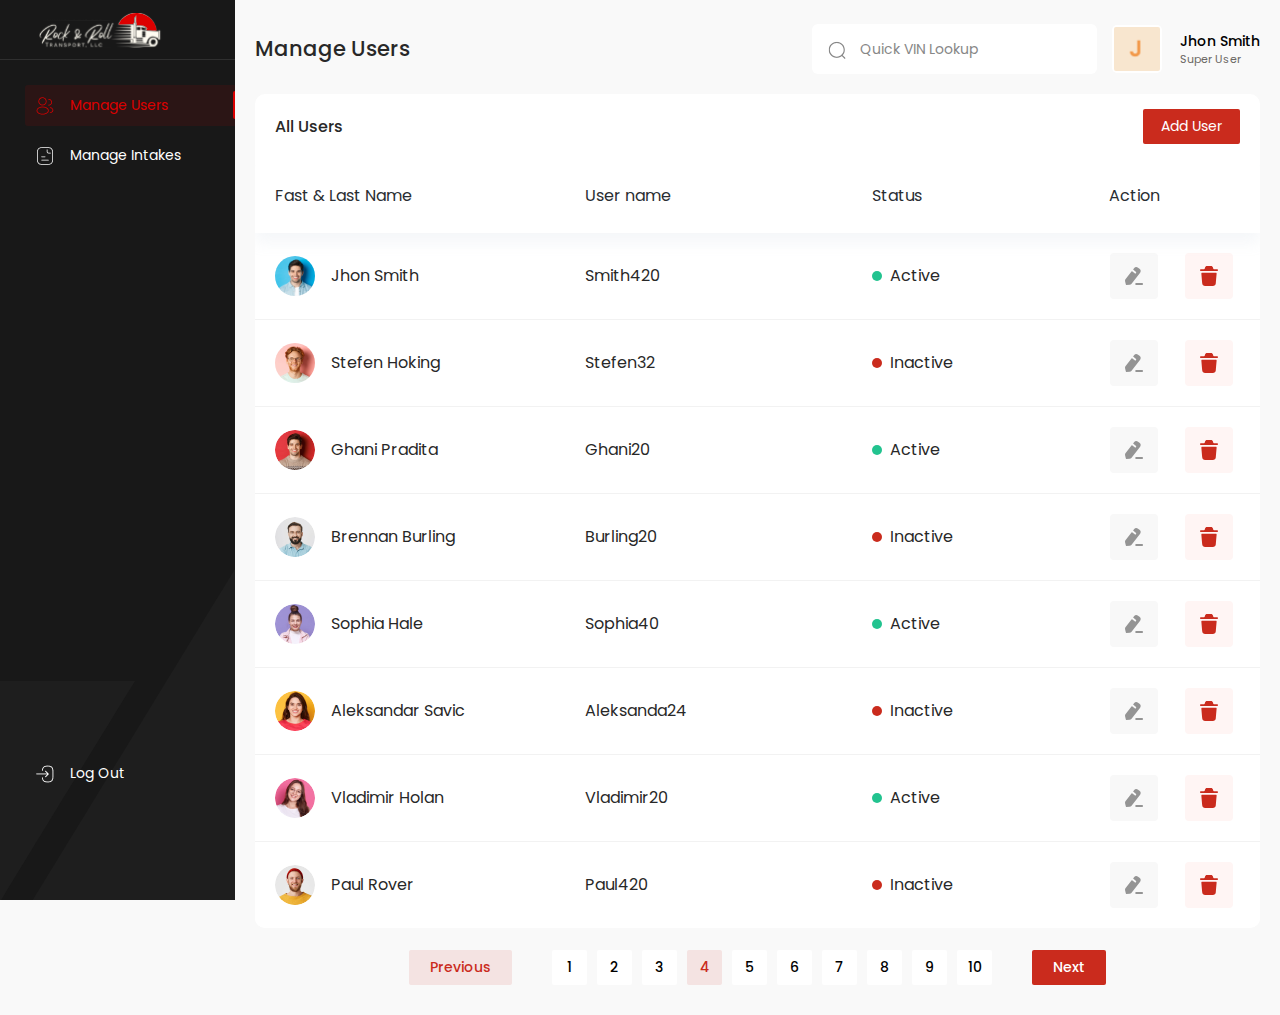
<file: index.html>
<!DOCTYPE html>
<html lang="en">

<head>
    <meta charset="UTF-8">
    <meta http-equiv="X-UA-Compatible" content="IE=edge">
    <meta name="viewport" content="width=device-width, initial-scale=1.0">
    <title>Rock & Rolls Transport Application</title>
    <link rel="shortcut icon" href="" type="image/x-icon">
    <!-- Google Fonts 'Poppins' -->
    <link href="https://fonts.googleapis.com/css2?family=Poppins:wght@400;500;700&display=swap" rel="stylesheet">
    <!-- Bootstrap v5.1.3 CSS -->
    <link rel="stylesheet" href="css/bootstrap.min.css">
    <!-- Owl Carousel v2.3.4 CSS -->
    <link rel="stylesheet" href="css/owl.carousel.min.css">
    <!-- Fancybox 4 CSS -->
    <link rel="stylesheet" href="css/fancybox.min.css">
    <!-- Theme CSS -->
    <link rel="stylesheet" href="css/style.css">
</head>

<body>

    <section class="page-wrapper">

        <!-- page left side bar start from here -->
        <div class="side-bar">
            <div class="side-bar-content">
                <div class="site-logo">
                    <a href="index.html">
                        <img src="images/logo.svg" alt="Rock & Rolls Transport Application Logo"></a></div>

                <!-- left sidebar menu -->
                <div class="side-bar-menu">
                    <ul>

                        <!-- Dashboard Link -->
                        <!-- <li><a href="#"><span class="menu-icon"><img src="images/icon/dashboard.png"
                                        alt="Dashboard icon"></span>
                                <span class="menu-text">Dashboard</span></a></li> -->

                        <!-- Manage Users Link -->
                        <li><a href="index.html" class="active"><span class="menu-icon"><img src="images/icon/manage-users.png"
                                        alt="Manage Users icon"></span>
                                <span class="menu-text">Manage Users</span>
                                <span class="menu-arrow"></span></a></li>

                        <!-- Manage Intakes Link -->
                        <li><a href="manage-intakes.html"><span class="menu-icon"><img src="images/icon/manage-intakes.png"
                                        alt="Manage Intakes icon"></span>
                                <span class="menu-text">Manage Intakes</span>
                                <span class="menu-arrow"></span></a></li>

                        <!-- Settings Link -->
                        <!-- <li><a href="#"><span class="menu-icon"><img src="images/icon/setting.png" alt="Settings icon"></span>
                                <span class="menu-text">Settings</span></a></li> -->
                    </ul>
                </div>

                <!-- Log Out menu -->
                <div class="side-bar-menu side-bar-log">
                    <ul>
                        <li><a href="login.html"><span class="menu-icon"><img src="images/icon/logout.png" alt="Log Out icon"></span>
                                <span class="menu-text">Log Out</span></a></li>
                    </ul>
                </div>
            </div>
        </div>
        <!-- page left side bar end here -->

        <main class="page-area">
            <div class="container-fluid p-0">

                <!-- page header start from here -->
                <header>
                    <div class="row align-items-center">
                        <div class="col-md-6">
                            <h2 class="page-title m-0">Manage Users</h2>
                        </div>
                        <div class="col-md-6">
                            <div class="d-flex align-items-center justify-content-end">

                                <!-- search box -->
                                <div class="search-box">
                                    <form action="#">
                                        <label for="search"><img src="images/search-icon.svg" alt="search-icon"></label>
                                        <input id="search" name="search" type="text" placeholder="Quick VIN Lookup">
                                    </form>
                                </div>

                                <!-- User (admin) profile summery  -->
                                <div class="user-summery">
                                    <div class="user-img">
                                        <img src="images/j-s.png" alt="Admin">
                                        <i class="icon-edit" data-bs-toggle="modal" data-bs-target="#modalUpdateProfilePhoto"></i>
                                    </div>
                                    <div class="user-id">
                                        <h3>Jhon Smith</h3>
                                        <p>Super User</p>
                                    </div>
                                </div>
                            </div>
                        </div>
                    </div>
                </header>
                <!-- page header end here -->

                <!-- user data table sec  start from here -->
                <div class="ud-table-area">
                    <div class="ud-table-title">
                        <div class="row align-items-center">
                            <div class="col-md-6">
                                <h3 class="table-title">All Users</h3>
                            </div>
                            <div class="col-md-6 text-end">
                                <button class="btn-theme" type="button" data-bs-toggle="modal" data-bs-target="#modalAddUser">Add User</button>
                            </div>
                        </div>
                    </div>

                    <!-- Manage users table start from here -->
                    <div class="ud-table">
                        <table>
                            <thead>
                                <tr>
                                    <th>Fast & Last Name</th>
                                    <th>User name</th>
                                    <th>Status</th>
                                    <th>Action</th>
                                </tr>
                            </thead>

                            <tbody>
                                <tr>
                                    <td>
                                        <div class="user-short-info">
                                            <div class="td-user-img"><img src="images/super-admin.png" alt="Jhon Smith"></div>
                                            <div class="td-user-name">Jhon Smith</div>
                                        </div>
                                    </td>
                                    <td>Smith420</td>
                                    <td class="td-status"><span class="status-active"></span>Active</td>
                                    <td>
                                        <ul class="td-action-group">
                                            <li><button class="icon-edit" data-bs-toggle="modal" data-bs-target="#modalEditUser"><img src="images/icon/Edit.svg" alt="Edit icon"></button></li>
                                            <li><button class="icon-delete" data-bs-toggle="modal" data-bs-target="#modalDeleteConfirmation"><img src="images/icon/Delete.svg" alt="Delete icon"></button></li>
                                        </ul>
                                    </td>
                                </tr>
                                <tr>
                                    <td>
                                        <div class="user-short-info">
                                            <div class="td-user-img"><img src="images/Stefen-Hoking.png" alt="Jhon Smith"></div>
                                            <div class="td-user-name">Stefen Hoking</div>
                                        </div>
                                    </td>
                                    <td>Stefen32</td>
                                    <td class="td-status"><span class="status-inactive"></span>Inactive</td>
                                    <td>
                                        <ul class="td-action-group">
                                            <li><button class="icon-edit" data-bs-toggle="modal" data-bs-target="#modalEditUser"><img src="images/icon/Edit.svg" alt="Edit icon"></button></li>
                                            <li><button class="icon-delete" data-bs-toggle="modal" data-bs-target="#modalDeleteConfirmation"><img src="images/icon/Delete.svg" alt="Delete icon"></button></li>
                                        </ul>
                                    </td>
                                </tr>
                                <tr>
                                    <td>
                                        <div class="user-short-info">
                                            <div class="td-user-img"><img src="images/Ghani-Pradita.png" alt="Ghani Pradita"></div>
                                            <div class="td-user-name">Ghani Pradita</div>
                                        </div>
                                    </td>
                                    <td>Ghani20</td>
                                    <td class="td-status"><span class="status-active"></span>Active</td>
                                    <td>
                                        <ul class="td-action-group">
                                            <li><button class="icon-edit" data-bs-toggle="modal" data-bs-target="#modalEditUser"><img src="images/icon/Edit.svg" alt="Edit icon"></button></li>
                                            <li><button class="icon-delete" data-bs-toggle="modal" data-bs-target="#modalDeleteConfirmation"><img src="images/icon/Delete.svg" alt="Delete icon"></button></li>
                                        </ul>
                                    </td>
                                </tr>
                                <tr>
                                    <td>
                                        <div class="user-short-info">
                                            <div class="td-user-img"><img src="images/Brennan-Burling.png" alt="Brennan Burling"></div>
                                            <div class="td-user-name">Brennan Burling</div>
                                        </div>
                                    </td>
                                    <td>Burling20</td>
                                    <td class="td-status"><span class="status-inactive"></span>Inactive</td>
                                    <td>
                                        <ul class="td-action-group">
                                            <li><button class="icon-edit" data-bs-toggle="modal" data-bs-target="#modalEditUser"><img src="images/icon/Edit.svg" alt="Edit icon"></button></li>
                                            <li><button class="icon-delete" data-bs-toggle="modal" data-bs-target="#modalDeleteConfirmation"><img src="images/icon/Delete.svg" alt="Delete icon"></button></li>
                                        </ul>
                                    </td>
                                </tr>
                                <tr>
                                    <td>
                                        <div class="user-short-info">
                                            <div class="td-user-img"><img src="images/Sophia-Hale.png" alt="Sophia Hale"></div>
                                            <div class="td-user-name">Sophia Hale</div>
                                        </div>
                                    </td>
                                    <td>Sophia40</td>
                                    <td class="td-status"><span class="status-active"></span>Active</td>
                                    <td>
                                        <ul class="td-action-group">
                                            <li><button class="icon-edit" data-bs-toggle="modal" data-bs-target="#modalEditUser"><img src="images/icon/Edit.svg" alt="Edit icon"></button></li>
                                            <li><button class="icon-delete" data-bs-toggle="modal" data-bs-target="#modalDeleteConfirmation"><img src="images/icon/Delete.svg" alt="Delete icon"></button></li>
                                        </ul>
                                    </td>
                                </tr>
                                <tr>
                                    <td>
                                        <div class="user-short-info">
                                            <div class="td-user-img"><img src="images/Aleksandar-Savic.png" alt="Aleksandar Savic"></div>
                                            <div class="td-user-name">Aleksandar Savic</div>
                                        </div>
                                    </td>
                                    <td>Aleksanda24</td>
                                    <td class="td-status"><span class="status-inactive"></span>Inactive</td>
                                    <td>
                                        <ul class="td-action-group">
                                            <li><button class="icon-edit" data-bs-toggle="modal" data-bs-target="#modalEditUser"><img src="images/icon/Edit.svg" alt="Edit icon"></button></li>
                                            <li><button class="icon-delete" data-bs-toggle="modal" data-bs-target="#modalDeleteConfirmation"><img src="images/icon/Delete.svg" alt="Delete icon"></button></li>
                                        </ul>
                                    </td>
                                </tr>
                                <tr>
                                    <td>
                                        <div class="user-short-info">
                                            <div class="td-user-img"><img src="images/Vladimir-Holan.png" alt="Vladimir Holan"></div>
                                            <div class="td-user-name">Vladimir Holan</div>
                                        </div>
                                    </td>
                                    <td>Vladimir20</td>
                                    <td class="td-status"><span class="status-active"></span>Active</td>
                                    <td>
                                        <ul class="td-action-group">
                                            <li><button class="icon-edit" data-bs-toggle="modal" data-bs-target="#modalEditUser"><img src="images/icon/Edit.svg" alt="Edit icon"></button></li>
                                            <li><button class="icon-delete" data-bs-toggle="modal" data-bs-target="#modalDeleteConfirmation"><img src="images/icon/Delete.svg" alt="Delete icon"></button></li>
                                        </ul>
                                    </td>
                                </tr>
                                <tr>
                                    <td>
                                        <div class="user-short-info">
                                            <div class="td-user-img"><img src="images/Paul-Rover.png" alt="Paul Rover"></div>
                                            <div class="td-user-name">Paul Rover</div>
                                        </div>
                                    </td>
                                    <td>Paul420</td>
                                    <td class="td-status"><span class="status-inactive"></span>Inactive</td>
                                    <td>
                                        <ul class="td-action-group">
                                            <li><button class="icon-edit" data-bs-toggle="modal" data-bs-target="#modalEditUser"><img src="images/icon/Edit.svg" alt="Edit icon"></button></li>
                                            <li><button class="icon-delete" data-bs-toggle="modal" data-bs-target="#modalDeleteConfirmation"><img src="images/icon/Delete.svg" alt="Delete icon"></button></li>
                                        </ul>
                                    </td>
                                </tr>
                            </tbody>
                        </table>
                    </div>
                    <!-- Manage users table end here -->
                </div>

                <!-- data tabe pagination -->
                <div class="dt-pagination">
                    <ul>
                        <li><a href="#">Previous</a></li>
                        <li><a href="#">1</a></li>
                        <li><a href="#">2</a></li>
                        <li><a href="#">3</a></li>
                        <li><a href="#" class="active">4</a></li>
                        <li><a href="#">5</a></li>
                        <li><a href="#">6</a></li>
                        <li><a href="#">7</a></li>
                        <li><a href="#">8</a></li>
                        <li><a href="#">9</a></li>
                        <li><a href="#">10</a></li>
                        <li><a href="#" class="active">Next</a></li>
                    </ul>
                </div>
                <!-- data tabe pagination end -->

                <!-- user data table sec end -->

            </div>
        </main>
    </section>


    <!-- Add User Modal #modalAddUser -->
    <div class="modal fade" id="modalAddUser" tabindex="-1" aria-labelledby="modalAddUserLabel" aria-hidden="true">
        <div class="modal-dialog modal-dialog-centered modal-dialog-scrollable theme-modal-area">
            <div class="modal-content theme-modal">
                <div class="modal-body">
                    <h3 class="modal-title">Add User</h3>

                    <form action="#">
                        <div class="field-group">
                            <div class="input-field">
                                <label for="fName">First Name</label>
                                <input id="fName" type="text" placeholder="Enter first name">
                            </div>
                            <div class="input-field">
                                <label for="lName">Last Name</label>
                                <input id="lName" type="text" placeholder="Enter last name">
                            </div>
                        </div>
                        <div class="input-field">
                            <label for="uName">User Name</label>
                            <input id="uName" type="text" placeholder="Enter user name">
                        </div>
                        <div class="input-field">
                            <label for="email">Email</label>
                            <input id="email" type="text" placeholder="Enter email address">
                        </div>
                        <div class="field-group">
                            <div class="input-field input-field-radio">
                                <p>Super User</p>
                                <label for="superUserYes"><input id="superUserYes" type="radio"
                                        name="superUser"><span>Yes</span></label>
                                <label for="superUserNo"><input id="superUserNo" type="radio"
                                        name="superUser"><span>No</span></label>
                            </div>
                            <div class="input-field input-field-radio">
                                <p>Status</p>
                                <label for="statusActive"><input id="statusActive" type="radio"
                                        name="status"><span>Active</span></label>
                                <label for="statusInactive"><input id="statusInactive" type="radio"
                                        name="status"><span>Inactive</span></label>
                            </div>
                        </div>
                        <button type="submit" style="margin-top: 27px;">Save</button>
                        <button type="button" data-bs-dismiss="modal">Cancel</button>
                    </form>

                </div>
            </div>
        </div>
    </div>

    <!-- Edit User Modal #modalEditUser -->
    <div class="modal fade" id="modalEditUser" tabindex="-1" aria-labelledby="modalEditUserLabel" aria-hidden="true">
        <div class="modal-dialog modal-dialog-centered modal-dialog-scrollable theme-modal-area">
            <div class="modal-content theme-modal">
                <div class="modal-body">
                    <h3 class="modal-title">Edit User</h3>
                    <form action="#">
                        <div class="field-group">
                            <div class="input-field">
                                <label for="fName">First Name</label>
                                <input id="fName" type="text" placeholder="Enter first name" value="Jhon">
                            </div>
                            <div class="input-field">
                                <label for="lName">Last Name</label>
                                <input id="lName" type="text" placeholder="Enter last name" value="Smith">
                            </div>
                        </div>
                        <div class="input-field">
                            <label for="uName">User Name</label>
                            <input id="uName" type="text" placeholder="Enter user name" value="JhonSmith143">
                        </div>
                        <div class="input-field">
                            <label for="email">Email</label>
                            <input id="email" type="text" placeholder="Enter email address" value="Example@gmail.com">
                        </div>
                        <div class="field-group">
                            <div class="input-field input-field-radio">
                                <p>Super User</p>
                                <label for="superUserYes"><input id="superUserYes" type="radio" name="superUser"
                                        checked><span>Yes</span></label>
                                <label for="superUserNo"><input id="superUserNo" type="radio"
                                        name="superUser"><span>No</span></label>
                            </div>
                            <div class="input-field input-field-radio">
                                <p>Status</p>
                                <label for="statusActive"><input id="statusActive" type="radio" name="status"
                                        checked><span>Active</span></label>
                                <label for="statusInactive"><input id="statusInactive" type="radio"
                                        name="status"><span>Inactive</span></label>
                            </div>
                        </div>
                        <button type="submit" style="margin-top: 27px;">Save</button>
                        <button type="button" data-bs-dismiss="modal">Cancel</button>
                    </form>
                </div>
            </div>
        </div>
    </div>

    <!-- Delete Confirmation Modal #modalDeleteConfirmation -->
    <div class="modal fade" id="modalDeleteConfirmation" tabindex="-1" aria-labelledby="modalDeleteConfirmationLabel"
        aria-hidden="true">
        <div class="modal-dialog modal-dialog-centered modal-dialog-scrollable alert-modal-area">
            <div class="modal-content alert-modal">
                <div class="modal-body">
                    <img src="images/icon/delete-bonfirmation.svg" alt="">
                    <p>User <b>Jons Be</b> will be deleted permanently. This action cannot be undone. Are you sure?</p>
                </div>
                <div class="alert-modal-footer">
                    <ul>
                        <li><a href="#" type="button" data-bs-dismiss="modal">No</a></li>
                        <li><a class="active" href="#" data-bs-toggle="modal"
                                data-bs-target="#modalSuccessfullyDeleted">Yes</a></li>
                    </ul>
                </div>
            </div>
        </div>
    </div>

    <!-- Successfully Deleted Modal #modalSuccessfullyDeleted -->
    <div class="modal fade" id="modalSuccessfullyDeleted" tabindex="-1" aria-labelledby="modalSuccessfullyDeletedLabel"
        aria-hidden="true">
        <div class="modal-dialog modal-dialog-centered modal-dialog-scrollable alert-modal-area">
            <div class="modal-content alert-modal">
                <div class="modal-body">
                    <img style="margin-bottom: 17px;" src="images/icon/successfully-deleted.svg" alt="">
                    <p>Successfully Deleted</p>
                </div>
                <div class="alert-modal-footer">
                    <ul>
                        <li><a class="active" href="#" type="button" data-bs-dismiss="modal">Yes</a></li>
                    </ul>
                </div>
            </div>
        </div>
    </div>

    <!-- Update Profile Photo Modal #modalUpdateProfilePhoto -->
    <div class="modal fade" id="modalUpdateProfilePhoto" tabindex="-1" aria-labelledby="modalUpdateProfilePhotoLabel"
        aria-hidden="true">
        <div class="modal-dialog modal-dialog-centered modal-dialog-scrollable pphoto-modal-area">
            <div class="modal-content pphoto-modal">
                <form action="#">
                    <div class="pphoto-modal-header">
                        <h3>Update Profile Photo</h3>
                    </div>
                    <div class="modal-body">
                        <label class="pphoto-placeholder" for="image">
                            <input type="file" name="" id="image" hidden>
                            <img src="images/icon/Image-line.svg" alt="">
                            <h4>Click here to update your profile photo!</h4>
                            <p>Only JPG, PNG and JPEG format</p>
                        </label>
                    </div>
                    <div class="pphoto-modal-footer">
                        <ul>
                            <li><button class="btn-theme" type="button" data-bs-dismiss="modal">Cancel</button></li>
                            <li><button class="btn-theme active" type="submit">Save</button></li>
                        </ul>
                    </div>
                </form>
            </div>
        </div>
    </div>



    <!-- script -->
    <script src="js/jquery-3.6.0.min.js"></script>
    <script src="js/bootstrap.min.js"></script>
    <script src="js/owl.carousel.min.js"></script>
    <script src="js/fancybox.umd.js"></script>
    <script src="js/app.js"></script>
</body>

</html>
</file>
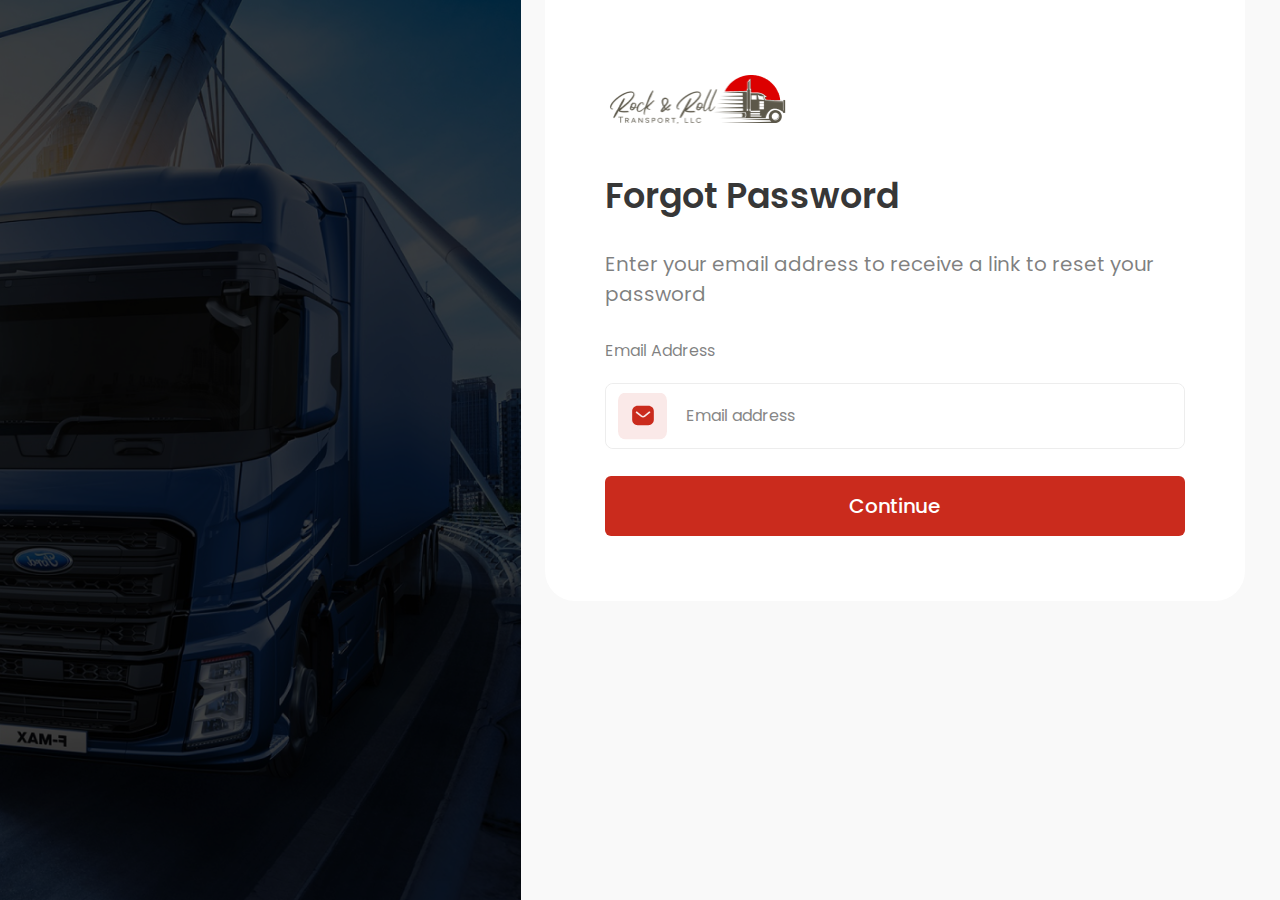
<file: forgot-password.html>
<!DOCTYPE html>
<html lang="en">

<head>
    <meta charset="UTF-8">
    <meta http-equiv="X-UA-Compatible" content="IE=edge">
    <meta name="viewport" content="width=device-width, initial-scale=1.0">
    <title>Rock & Rolls Transport Application</title>
    <link rel="shortcut icon" href="" type="image/x-icon">
    <!-- Google Fonts 'Poppins' -->
    <link href="https://fonts.googleapis.com/css2?family=Poppins:wght@400;500;700&display=swap" rel="stylesheet">
    <!-- Bootstrap v5.1.3 CSS -->
    <link rel="stylesheet" href="css/bootstrap.min.css">
    <!-- Owl Carousel v2.3.4 CSS -->
    <link rel="stylesheet" href="css/owl.carousel.min.css">
    <!-- Theme CSS -->
    <link rel="stylesheet" href="css/style.css">
</head>

<body>

    <section class="login-page">
        <div class="container-fluid p-0">
            <div class="row page-wrapper">
                <div class="col-md-5 login-bg"></div>
                <div class="col-md-7 login-wrapper">
                    <div class="login-container">
                        <div class="site-logo-dark"><img src="images/site-logo-dark.png"
                                alt="Rock & Rolls Transport Application Logo"></div>
                        <h2>Forgot Password</h2>
                        <p>Enter your email address to receive a link to reset your password</p>

                        <!-- form start from here -->

                        <form action="verification.html">
                            <label for="userName">Email Address</label>
                            <div class="input-box">
                                <img src="images/icon/email.svg" alt="">
                                <input type="email" name="UserName" id="userName" placeholder="Email address" required>
                            </div>
                            <button class="btn-theme" type="submit">Continue</button>
                        </form>

                        <!-- form end here -->

                    </div>
                </div>
            </div>
        </div>
    </section>



    <!-- script -->
    <script src="js/jquery-3.6.0.min.js"></script>
    <script src="js/bootstrap.min.js"></script>
    <script src="js/owl.carousel.min.js"></script>
    <script src="js/app.js"></script>
</body>

</html>
</file>
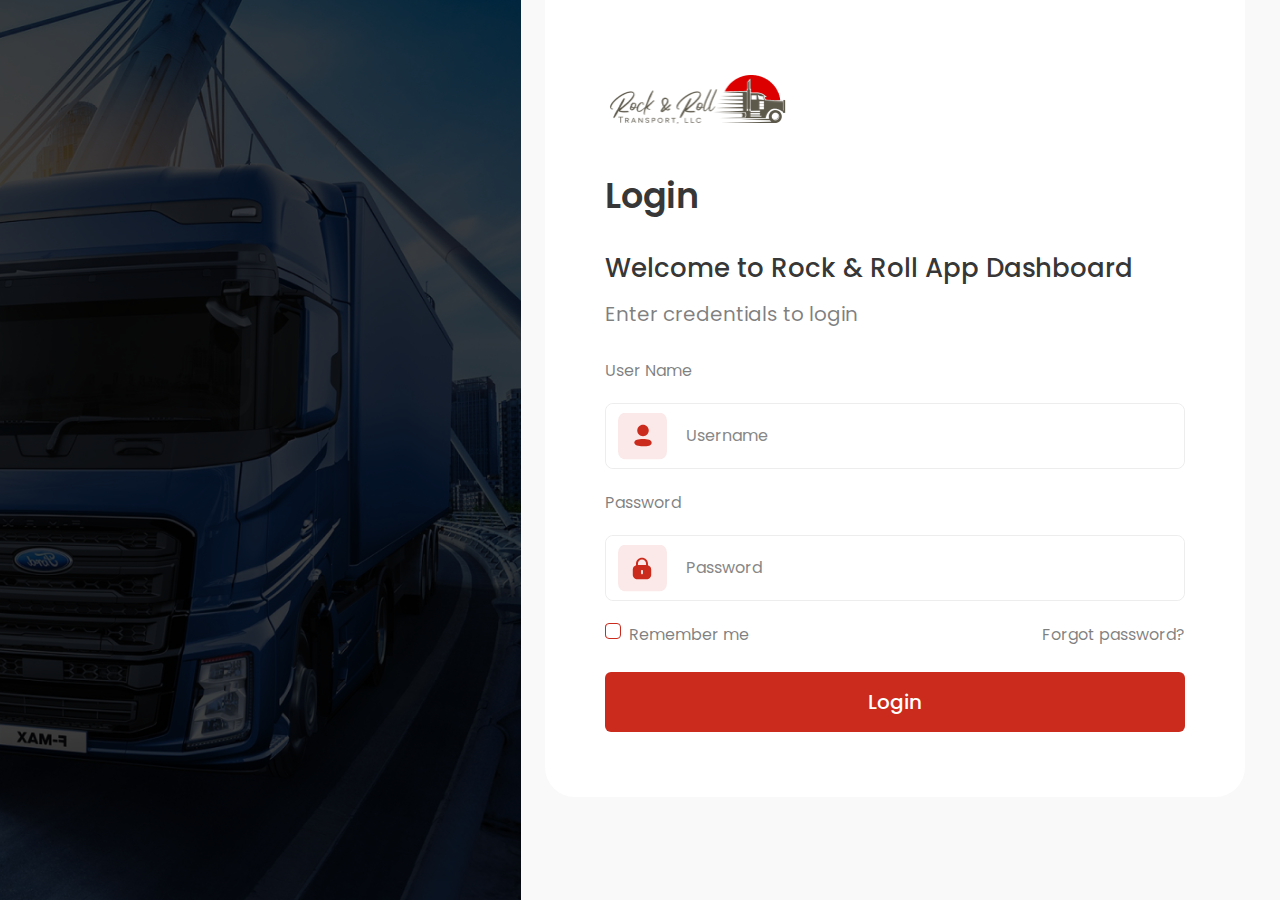
<file: login.html>
<!DOCTYPE html>
<html lang="en">

<head>
    <meta charset="UTF-8">
    <meta http-equiv="X-UA-Compatible" content="IE=edge">
    <meta name="viewport" content="width=device-width, initial-scale=1.0">
    <title>Rock & Rolls Transport Application</title>
    <link rel="shortcut icon" href="" type="image/x-icon">
    <!-- Google Fonts 'Poppins' -->
    <link href="https://fonts.googleapis.com/css2?family=Poppins:wght@400;500;700&display=swap" rel="stylesheet">
    <!-- Bootstrap v5.1.3 CSS -->
    <link rel="stylesheet" href="css/bootstrap.min.css">
    <!-- Owl Carousel v2.3.4 CSS -->
    <link rel="stylesheet" href="css/owl.carousel.min.css">
    <!-- Theme CSS -->
    <link rel="stylesheet" href="css/style.css">
</head>

<body>

    <section class="login-page">
        <div class="container-fluid p-0">
            <div class="row page-wrapper">
                <div class="col-md-5 login-bg"></div>
                <div class="col-md-7 login-wrapper">
                    <div class="login-container">
                        <div class="site-logo-dark"><img src="images/site-logo-dark.png"
                                alt="Rock & Rolls Transport Application Logo"></div>
                        <h2>Login</h2>
                        <h3>Welcome to Rock & Roll App Dashboard</h3>
                        <p>Enter credentials to login</p>

                        <!-- form start from here -->

                        <form action="index.html">
                            <label for="userName">User Name</label>
                            <div class="input-box">
                                <img src="images/icon/user.svg" alt="">
                                <input type="text" name="UserName" id="userName" placeholder="Username" required>
                            </div>
                            <label for="password">Password</label>
                            <div class="input-box">
                                <img src="images/icon/lock.svg" alt="">
                                <input type="password" name="Password" id="password" placeholder="Password" required>
                            </div>
                            <div class="row">
                                <div class="col-6">
                                    <label for="rememberPass"><input type="checkbox" id="rememberPass">Remember
                                        me</label>
                                </div>
                                <div class="col-6 text-end"><a class="link-text" href="forgot-password.html">Forgot
                                        password?</a></div>
                            </div>
                            <button class="btn-theme" type="submit">Login</button>
                        </form>

                        <!-- form end here -->

                    </div>
                </div>
            </div>
        </div>
    </section>



    <!-- script -->
    <script src="js/jquery-3.6.0.min.js"></script>
    <script src="js/bootstrap.min.js"></script>
    <script src="js/owl.carousel.min.js"></script>
    <script src="js/app.js"></script>
</body>

</html>
</file>
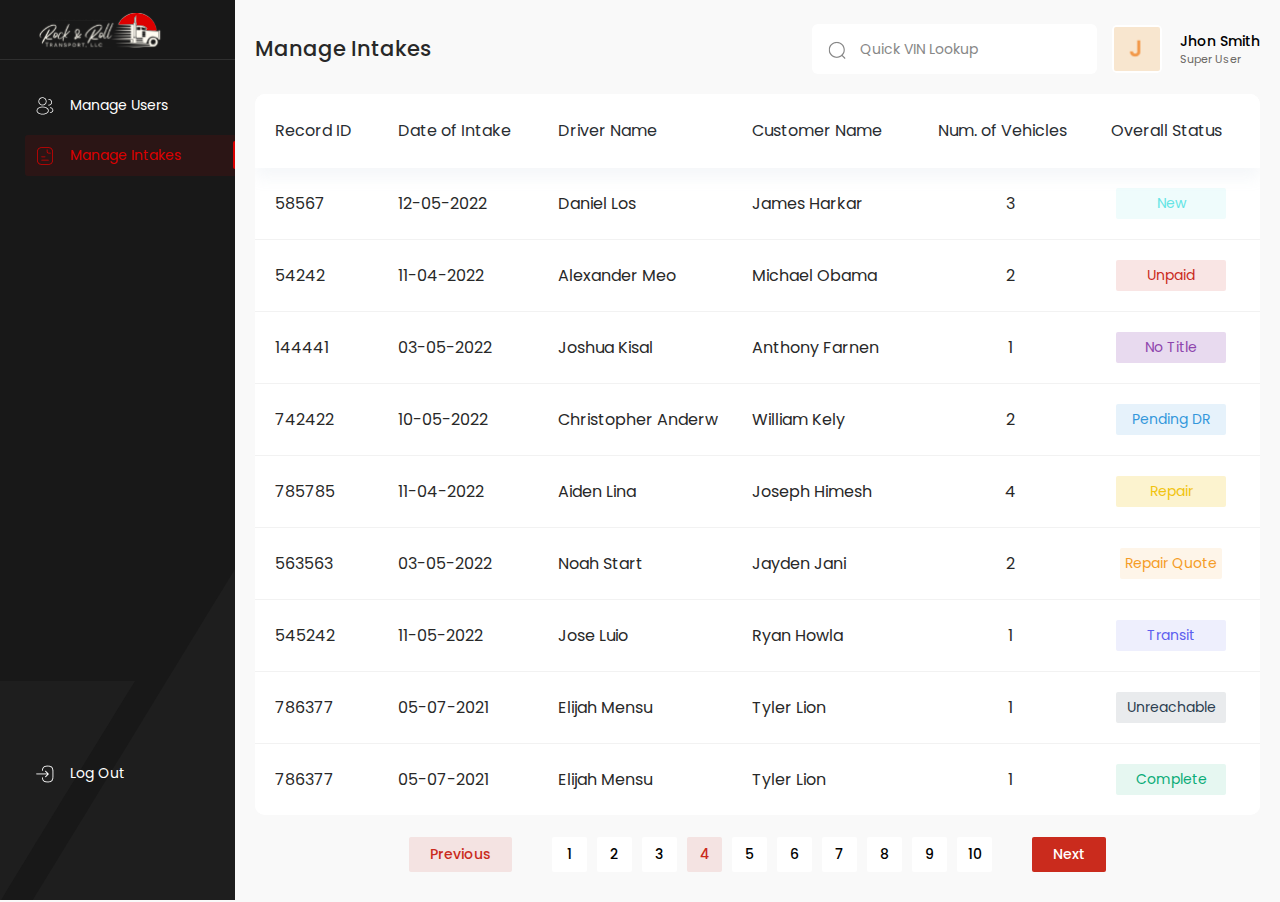
<file: manage-intakes.html>
<!DOCTYPE html>
<html lang="en">

<head>
    <meta charset="UTF-8">
    <meta http-equiv="X-UA-Compatible" content="IE=edge">
    <meta name="viewport" content="width=device-width, initial-scale=1.0">
    <title>Rock & Rolls Transport Application</title>
    <link rel="shortcut icon" href="" type="image/x-icon">
    <!-- Google Fonts 'Poppins' -->
    <link href="https://fonts.googleapis.com/css2?family=Poppins:wght@400;500;700&display=swap" rel="stylesheet">
    <!-- Bootstrap v5.1.3 CSS -->
    <link rel="stylesheet" href="css/bootstrap.min.css">
    <!-- Owl Carousel v2.3.4 CSS -->
    <link rel="stylesheet" href="css/owl.carousel.min.css">
    <!-- Fancybox 4 CSS -->
    <link rel="stylesheet" href="css/fancybox.min.css">
    <!-- Theme CSS -->
    <link rel="stylesheet" href="css/style.css">
</head>

<body>

    <section class="page-wrapper">
        <!-- page left side bar start from here -->
        <div class="side-bar">
            <div class="side-bar-content">
                <div class="site-logo">
                    <a href="index.html">
                        <img src="images/logo.svg" alt="Rock & Rolls Transport Application Logo"></a></div>

                <!-- left sidebar menu -->
                <div class="side-bar-menu">
                    <ul>

                        <!-- Dashboard Link -->
                        <!-- <li><a href="#"><span class="menu-icon"><img src="images/icon/dashboard.png"
                                        alt="Dashboard icon"></span>
                                <span class="menu-text">Dashboard</span></a></li> -->

                        <!-- Manage Users Link -->
                        <li><a href="index.html"><span class="menu-icon"><img src="images/icon/manage-users.png"
                                        alt="Manage Users icon"></span>
                                <span class="menu-text">Manage Users</span>
                                <span class="menu-arrow"></span></a></li>

                        <!-- Manage Intakes Link -->
                        <li><a href="manage-intakes.html" class="active"><span class="menu-icon"><img
                                        src="images/icon/manage-intakes.png" alt="Manage Intakes icon"></span>
                                <span class="menu-text">Manage Intakes</span>
                                <span class="menu-arrow"></span></a></li>

                        <!-- Settings Link -->
                        <!-- <li><a href="#"><span class="menu-icon"><img src="images/icon/setting.png"
                                        alt="Settings icon"></span>
                                <span class="menu-text">Settings</span></a></li> -->
                    </ul>
                </div>

                <!-- Log Out menu -->
                <div class="side-bar-menu side-bar-log">
                    <ul>
                        <li><a href="login.html"><span class="menu-icon"><img src="images/icon/logout.png"
                                        alt="Log Out icon"></span>
                                <span class="menu-text">Log Out</span></a></li>
                    </ul>
                </div>
            </div>
        </div>

        <!-- page left side bar end here -->

        <main class="page-area">
            <div class="container-fluid p-0">
                <!-- page header start from here -->
                <header>
                    <div class="row align-items-center">
                        <div class="col-md-6">
                            <h2 class="page-title m-0">Manage Intakes</h2>
                        </div>
                        <div class="col-md-6">
                            <div class="d-flex align-items-center justify-content-end">
                                <div class="search-box">
                                    <form action="#">
                                        <label for="search"><img src="images/search-icon.svg" alt="search-icon"></label>
                                        <input id="search" name="search" type="text" placeholder="Quick VIN Lookup">
                                    </form>
                                </div>
                                <div class="user-summery">
                                    <div class="user-img">
                                        <img src="images/j-s.png" alt="">
                                        <i class="icon-edit" data-bs-toggle="modal" data-bs-target="#modalUpdateProfilePhoto"></i>
                                    </div>
                                    <div class="user-id">
                                        <h3>Jhon Smith</h3>
                                        <p>Super User</p>
                                    </div>
                                </div>
                            </div>
                        </div>
                    </div>
                </header>
                <!-- page header end here -->

                <!-- user data table sec  start from here -->
                <div class="ud-table-area ud-table-area-intakes">
                    <div class="ud-table ud-table-intakes">
                        <table>
                            <thead>
                                <tr>
                                    <th class="w-auto">Record ID <span class="sorting-arrow"><span class="up"></span><span class="down"></span></span></th>
                                    <th>Date of Intake <span class="sorting-arrow"><span class="up"></span><span class="down"></span></span></th>
                                    <th>Driver Name <span class="sorting-arrow"><span class="up"></span><span class="down"></span></span></th>
                                    <th>Customer Name <span class="sorting-arrow"><span class="up"></span><span class="down"></span></span></th>
                                    <th class="text-center">Num. of Vehicles <span class="sorting-arrow"><span class="up"></span><span class="down"></span></span></th>
                                    <th class="text-center">Overall Status <span class="sorting-arrow"><span class="up"></span><span class="down"></span></span></th>
                                </tr>
                            </thead>

                            <tbody>
                                <tr data-bs-toggle="modal" data-bs-target="#modalUserProfile">
                                    <td class="w-auto">58567</td>
                                    <td>12-05-2022</td>
                                    <td>Daniel Los</td>
                                    <td>James Harkar</td>
                                    <td class="text-center">3</td>
                                    <td class="text-center td-status-intakes"><span class="status-new">New</span></td>
                                </tr>
                                <tr data-bs-toggle="modal" data-bs-target="#modalUserProfile">
                                    <td class="w-auto">54242</td>
                                    <td>11-04-2022</td>
                                    <td>Alexander Meo</td>
                                    <td>Michael Obama</td>
                                    <td class="text-center">2</td>
                                    <td class="text-center td-status-intakes"><span class="status-unpaid">Unpaid</span>
                                    </td>
                                </tr>
                                <tr data-bs-toggle="modal" data-bs-target="#modalUserProfile">
                                    <td class="w-auto">144441</td>
                                    <td>03-05-2022</td>
                                    <td>Joshua Kisal</td>
                                    <td>Anthony Farnen</td>
                                    <td class="text-center">1</td>
                                    <td class="text-center td-status-intakes"><span class="status-no-title">No
                                            Title</span></td>
                                </tr>
                                <tr data-bs-toggle="modal" data-bs-target="#modalUserProfile">
                                    <td class="w-auto">742422</td>
                                    <td>10-05-2022</td>
                                    <td>Christopher Anderw</td>
                                    <td>William Kely</td>
                                    <td class="text-center">2</td>
                                    <td class="text-center td-status-intakes"><span class="status-pending">Pending
                                            DR</span></td>
                                </tr>
                                <tr data-bs-toggle="modal" data-bs-target="#modalUserProfile">
                                    <td class="w-auto">785785</td>
                                    <td>11-04-2022</td>
                                    <td>Aiden Lina</td>
                                    <td>Joseph Himesh</td>
                                    <td class="text-center">4</td>
                                    <td class="text-center td-status-intakes"><span class="status-repair">Repair</span>
                                    </td>
                                </tr>
                                <tr data-bs-toggle="modal" data-bs-target="#modalUserProfile">
                                    <td class="w-auto">563563 </td>
                                    <td>03-05-2022</td>
                                    <td>Noah Start</td>
                                    <td>Jayden Jani</td>
                                    <td class="text-center">2</td>
                                    <td class="text-center td-status-intakes"><span class="status-repair-quote">Repair
                                            Quote</span></td>
                                </tr>
                                <tr data-bs-toggle="modal" data-bs-target="#modalUserProfile">
                                    <td class="w-auto">545242</td>
                                    <td>11-05-2022</td>
                                    <td>Jose Luio</td>
                                    <td>Ryan Howla</td>
                                    <td class="text-center">1</td>
                                    <td class="text-center td-status-intakes"><span
                                            class="status-transit">Transit</span></td>
                                </tr>
                                <tr data-bs-toggle="modal" data-bs-target="#modalUserProfile">
                                    <td class="w-auto">786377</td>
                                    <td>05-07-2021</td>
                                    <td>Elijah Mensu</td>
                                    <td>Tyler Lion</td>
                                    <td class="text-center">1</td>
                                    <td class="text-center td-status-intakes"><span
                                            class="status-unreachable">Unreachable</span></td>
                                </tr>
                                <tr data-bs-toggle="modal" data-bs-target="#modalUserProfile">
                                    <td class="w-auto">786377</td>
                                    <td>05-07-2021</td>
                                    <td>Elijah Mensu</td>
                                    <td>Tyler Lion</td>
                                    <td class="text-center">1</td>
                                    <td class="text-center td-status-intakes"><span
                                            class="status-complete">Complete</span></td>
                                </tr>
                            </tbody>
                        </table>
                    </div>
                </div>

                <!-- data tabe pagination -->
                <div class="dt-pagination">
                    <ul>
                        <li><a href="#">Previous</a></li>
                        <li><a href="#">1</a></li>
                        <li><a href="#">2</a></li>
                        <li><a href="#">3</a></li>
                        <li><a href="#" class="active">4</a></li>
                        <li><a href="#">5</a></li>
                        <li><a href="#">6</a></li>
                        <li><a href="#">7</a></li>
                        <li><a href="#">8</a></li>
                        <li><a href="#">9</a></li>
                        <li><a href="#">10</a></li>
                        <li><a href="#" class="active">Next</a></li>
                    </ul>
                </div>
                <!-- data tabe pagination end -->

                <!-- user data table sec end -->

            </div>
        </main>
    </section>



    <!-- Driver Details Modal #modalUserProfile -->
    <div class="modal fade" id="modalUserProfile" tabindex="-1" aria-labelledby="modalUserProfileLabel"
        aria-hidden="true">
        <div class="modal-dialog modal-dialog-centered modal-dialog-scrollable driver-details-modal-area">
            <div class="modal-content driver-details-modal">
                <div class="modal-header">
                    <h3 class="modal-title">Intake #2568</h3>
                    <div class="td-status-intakes"><span class="status-new">New</span></div>
                    <button data-bs-toggle="modal" data-bs-target="#modalEditUserProfile"><svg width="15" height="17"
                            viewBox="0 0 15 17" fill="none" xmlns="http://www.w3.org/2000/svg">
                            <path fill-rule="evenodd" clip-rule="evenodd"
                                d="M1.05373 12.8649H3.93661C4.15283 12.8649 4.29697 12.7928 4.44112 12.6486L12.369 4.72072C12.6573 4.43243 12.6573 4 12.369 3.71171L9.48616 0.828826C9.19787 0.540538 8.76544 0.540538 8.47715 0.828826L0.549224 8.75675C0.40508 8.9009 0.333008 9.04504 0.333008 9.26126V12.1441C0.333008 12.5766 0.621296 12.8649 1.05373 12.8649ZM1.77445 9.54955L8.98166 2.34234L10.8555 4.21621L3.64832 11.4234H1.77445V9.54955ZM14.0267 16.4685C14.4591 16.4685 14.7474 16.1802 14.7474 15.7477C14.7474 15.3153 14.4591 15.027 14.0267 15.027H1.05373C0.621296 15.027 0.333008 15.3153 0.333008 15.7477C0.333008 16.1802 0.621296 16.4685 1.05373 16.4685H14.0267Z" />
                        </svg></button>
                </div>

                <div class="modal-body">

                    <!-- Driver Details -->
                    <h4 class="modal-sec-title">Driver Details</h4>
                    <div class="modal-sec">
                        <div class="modal-sec-grid">
                            <div class="col-grid">
                                <div class="driver-profile">
                                    <div class="driver-profile-pic">
                                        <img src="images/s.png" alt="">
                                    </div>
                                    <div class="driver-profile-summery">
                                        <h4>Xavier Alex</h4>
                                        <p>Rock & Roll Transport</p>
                                    </div>
                                </div>
                            </div>
                            <div class="col-grid">
                                <ul class="driver-contact">
                                    <li><a href="tel:+123456789"><img src="images/icon/Call.svg"
                                                alt=""><span>+123456789</span></a></li>
                                    <li><a href="mailto:alex@gmail.com"><img src="images/icon/Message.svg"
                                                alt=""><span>alex@gmail.com</span></a></li>
                                </ul>
                            </div>
                        </div>
                    </div>

                    <!-- Customer Details -->
                    <h4 class="modal-sec-title">Customer Details</h4>
                    <div class="modal-sec">
                        <div class="modal-sec-grid">
                            <div class="col-grid">
                                <div class="driver-profile">
                                    <div class="driver-profile-pic">
                                        <img src="images/j.png" alt="Jhon Smith">
                                    </div>
                                    <div class="driver-profile-summery">
                                        <h4>Jhon Smith</h4>
                                        <p>Martin and Corp</p>
                                    </div>
                                </div>
                            </div>

                            <div class="col-grid">
                                <ul class="driver-contact">
                                    <li><a href="tel:+123456789"><img src="images/icon/Call.svg"
                                                alt=""><span>+123456789</span></a></li>
                                    <li><a href="mailto:smith@martin&corp.com"><img src="images/icon/Message.svg"
                                                alt=""><span>smith@martin&corp.com</span></a></li>
                                </ul>
                            </div>

                            <div class="col-grid">
                                <div class="customer-card"><img src="images/icon/routing.svg" alt=""><span>1908 Clousson
                                        Road</span></div>
                            </div>

                            <div class="col-grid">
                                <div class="customer-card"><img src="images/icon/picture-frame.svg"
                                        alt=""><span>Houston</span></div>
                            </div>

                            <div class="col-grid">
                                <div class="customer-card"><img src="images/icon/arrow-square.svg"
                                        alt=""><span>Texas</span></div>
                            </div>

                            <div class="col-grid">
                                <div class="customer-card"><img src="images/icon/map.svg" alt=""><span>77002</span>
                                </div>
                            </div>
                        </div>
                    </div>

                    <!-- Notes -->
                    <h4 class="modal-sec-title">Notes</h4>
                    <div class="modal-sec modal-sec-notes">
                        <div class="modal-sec-grid">
                            <div class="col-grid">
                                <p class="text">Lorem Ipsum is simply dummy text of the printing and typesetting
                                    industry. Lorem Ipsum has been the industry's standard dummy text ever since the
                                    1500s,</p>
                            </div>
                        </div>
                    </div>

                    <hr class="driver-modal-divider" />

                    <!-- Vehicle List -->
                    <h4 class="modal-sec-title">Vehicle List</h4>
                    <div class="modal-sec modal-sec-vehicle">
                        <div class="modal-sec-grid">
                            <div class="col-grid" data-bs-toggle="modal" data-bs-target="#modalCarEdit">
                                <div class="customer-card">
                                    <img src="images/icon/car.svg" alt="">
                                    <span>‘07 Honda 345218</span>
                                    <span class="vehicle-status status-unpaid">Unpaid</span>
                                </div>
                            </div>
                            <div class="col-grid" data-bs-toggle="modal" data-bs-target="#modalCarEdit">
                                <div class="customer-card">
                                    <img src="images/icon/car.svg" alt="">
                                    <span>‘12 BMW 345218</span>
                                    <span class="vehicle-status status-no-title">No Title</span>
                                </div>
                            </div>
                            <div class="col-grid" data-bs-toggle="modal" data-bs-target="#modalCarEdit">
                                <div class="customer-card">
                                    <img src="images/icon/car.svg" alt="">
                                    <span>‘14 Toyota 857654</span>
                                    <span class="vehicle-status status-pending">Pending DR</span>
                                </div>
                            </div>
                            <div class="col-grid" data-bs-toggle="modal" data-bs-target="#modalCarEdit">
                                <div class="customer-card">
                                    <img src="images/icon/car.svg" alt="">
                                    <span>‘14 Mercedes 569874</span>
                                    <span class="vehicle-status status-repair">Repair</span>
                                </div>
                            </div>
                        </div>
                    </div>

                </div>
            </div>
        </div>
    </div>

    <!-- Edit Driver Details Modal #modalEditUserProfile -->
    <div class="modal fade" id="modalEditUserProfile" tabindex="-1" aria-labelledby="modalEditUserProfileLabel"
        aria-hidden="true">
        <div class="modal-dialog modal-dialog-centered modal-dialog-scrollable driver-details-modal-area">
            <div class="modal-content driver-details-modal">
                <div class="modal-header">
                    <h3 class="modal-title">Intake #2568</h3>
                </div>

                <div class="modal-body">
                    <form action="#">
                        <!-- Status List Edit -->
                        <h4 class="modal-sec-title">Status</h4>
                        <div class="modal-sec">
                            <ul class="status-list">
                                <li><label for=""><input class="staus-unpaid" id="" type="radio" name="statusList" checked><span>Unpaid</span></label></li>
                                <li><label for=""><input class="staus-no-title" id="" type="radio" name="statusList"><span>No Title</span></label></li>
                                <li><label for=""><input class="staus-pending" id="" type="radio" name="statusList"><span>Pending DR</span></label></li>
                                <li><label for=""><input class="staus-repair" id="" type="radio" name="statusList"><span>Repair</span></label></li>
                                <li><label for=""><input class="staus-repair-quote" id="" type="radio" name="statusList"><span>Repair Quote</span></label></li>
                                <li><label for=""><input class="staus-transit" id="" type="radio" name="statusList"><span>Transit</span></label></li>
                                <li><label for=""><input class="staus-unreachable" id="" type="radio" name="statusList"><span>Unreachable</span></label></li>
                                <li><label for=""><input class="staus-complete" id="" type="radio" name="statusList"><span>Complete</span></label></li>
                            </ul>
                        </div>

                        <!-- Driver Details Edit -->
                        <h4 class="modal-sec-title">Driver Details</h4>
                        <div class="modal-sec driver-details-edit">
                            <div class="modal-sec-grid">
                                <div class="col-grid">
                                    <div class="modal-input-field">
                                        <label><img src="images/icon/user-square.svg" alt="">
                                            <input type="text" placeholder="First Name">
                                        </label>
                                    </div>
                                    <div class="modal-input-field">
                                        <label><img src="images/icon/user-square.svg" alt="">
                                            <input type="text" placeholder="Middle Name">
                                        </label>
                                    </div>
                                    <div class="modal-input-field">
                                        <label><img src="images/icon/user-square.svg" alt="">
                                            <input type="text" placeholder="Last Name">
                                        </label>
                                    </div>
                                </div>
                                <div class="col-grid">
                                    <div class="modal-input-field">
                                        <label><img src="images/icon/call2.svg" alt="">
                                            <input type="tel" placeholder="Phone Number" value="+123456789">
                                        </label>
                                    </div>
                                    <div class="modal-input-field">
                                        <label><img src="images/icon/direct.svg" alt="">
                                            <input type="email" placeholder="Email" value="alex@gmail.com">
                                        </label>
                                    </div>
                                    <div class="modal-input-field">
                                        <label><img src="images/icon/buildings.svg" alt="">
                                            <input type="text" placeholder="Company Name">
                                        </label>
                                    </div>
                                </div>
                            </div>
                        </div>

                        <!-- Customer Details Edit -->
                        <h4 class="modal-sec-title">Driver Details</h4>
                        <div class="modal-sec driver-details-edit">
                            <div class="modal-sec-grid">
                                <div class="col-grid">
                                    <div class="modal-input-field">
                                        <label><img src="images/icon/user-square.svg" alt="">
                                            <input type="text" placeholder="First Name">
                                        </label>
                                    </div>
                                    <div class="modal-input-field">
                                        <label><img src="images/icon/user-square.svg" alt="">
                                            <input type="text" placeholder="Middle Name">
                                        </label>
                                    </div>
                                    <div class="modal-input-field">
                                        <label><img src="images/icon/user-square.svg" alt="">
                                            <input type="text" placeholder="Last Name">
                                        </label>
                                    </div>
                                    <div class="modal-input-field">
                                        <label><img src="images/icon/routing.svg" alt="">
                                            <input type="text" placeholder="Street Address">
                                        </label>
                                    </div>
                                    <div class="modal-input-field">
                                        <label><img src="images/icon/arrow-square.svg" alt="">
                                            <input type="text" placeholder="State">
                                        </label>
                                    </div>
                                </div>
                                <div class="col-grid">
                                    <div class="modal-input-field">
                                        <label><img src="images/icon/call2.svg" alt="">
                                            <input type="tel" placeholder="Phone Number">
                                        </label>
                                    </div>
                                    <div class="modal-input-field">
                                        <label><img src="images/icon/direct.svg" alt="">
                                            <input type="email" placeholder="Email">
                                        </label>
                                    </div>
                                    <div class="modal-input-field">
                                        <label><img src="images/icon/buildings.svg" alt="">
                                            <input type="text" placeholder="Company Name">
                                        </label>
                                    </div>
                                    <div class="modal-input-field">
                                        <label><img src="images/icon/picture-frame.svg" alt="">
                                            <input type="text" placeholder="City">
                                        </label>
                                    </div>
                                    <div class="modal-input-field">
                                        <label><img src="images/icon/map.svg" alt="">
                                            <input type="text" placeholder="Zip">
                                        </label>
                                    </div>
                                </div>
                            </div>
                        </div>

                        <!-- Notes -->
                        <h4 class="modal-sec-title">Notes</h4>
                        <div class="modal-sec modal-sec-notes">
                            <div class="modal-sec-grid">
                                <div class="col-grid">
                                    <textarea rows="4"
                                        class="text">Lorem Ipsum is simply dummy text of the printing and typesetting industry. Lorem Ipsum has been the industry's standard dummy text ever since the 1500s,</textarea>
                                </div>
                            </div>
                        </div>
                        <ul class="edit-modal-btngroup">
                            <li><button type="button" data-bs-dismiss="modal">Cancel</button></li>
                            <li><button type="submit" class="active">Save</button></li>
                        </ul>

                    </form>
                </div>
            </div>
        </div>
    </div>


    <!-- Edit car details modal -->
    <div class="modal fade" id="modalCarEdit" data-bs-backdrop="static" data-bs-keyboard="false" tabindex="-1"
        aria-labelledby="modalCarEditleLabel" aria-hidden="true">
        <div class="modal-dialog modal-dialog-centered modal-dialog-scrollable car-details-modal-area">
            <div class="modal-content car-details-modal">

                <div class="modal-header">
                    <div class="modal-logo"><img src="images/Rock&Roll-App-logo.png" alt=""></div>
                </div>

                <div class="modal-body">
                    <div class="accordion accordion-flush" id="accordionCarDetails">

                            <!-- 01 Vehicle Summary -->

                            <div class="accordion-item">
                                <h2 class="accordion-header" id="flush-headingOne">
                                    <button class="accordion-button" type="button" data-bs-toggle="collapse"
                                        data-bs-target="#flush-collapseOne" aria-expanded="true"
                                        aria-controls="flush-collapseOne">
                                        <div class="icon">01</div>
                                        <div class="title">Vehicle Summary</div>
                                    </button>
                                </h2>
                                <div id="flush-collapseOne" class="accordion-collapse collapse show"
                                    aria-labelledby="flush-headingOne" data-bs-parent="#accordionCarDetails">
                                    <div class="accordion-body">
                                        <div class="accordion-grid">
                                            <div class="col-grid">
                                                <div class="modal-input-field">
                                                    <label><img src="images/icon/calendar.svg" alt="">
                                                        <input type="text" placeholder="Year">
                                                    </label>
                                                </div>
                                            </div>
                                            <div class="col-grid">
                                                <div class="modal-input-field">
                                                    <label><img src="images/icon/bucket-square.svg" alt="">
                                                        <input type="text" placeholder="Color">
                                                    </label>
                                                </div>
                                            </div>
                                            <div class="col-grid">
                                                <div class="modal-input-field">
                                                    <label><img src="images/icon/driving.svg" alt="">
                                                        <input type="text" placeholder="Make">
                                                    </label>
                                                </div>
                                            </div>
                                            <div class="col-grid">
                                                <div class="modal-input-field">
                                                    <label><img src="images/icon/car.svg" alt="">
                                                        <input type="text" placeholder="Model">
                                                    </label>
                                                </div>
                                            </div>
                                        </div>
                                        <div style="margin-top: 11px;" class="accordion-grid accordion-grid-100">
                                            <div class="col-grid">
                                                <div class="modal-input-field">
                                                    <label><img src="images/icon/password-check.svg" alt="">
                                                        <input type="text" placeholder="VIN">
                                                    </label>
                                                </div>
                                            </div>
                                            <div class="col-grid">
                                                <div class="modal-input-field checkbox-btn">
                                                    <label><img src="images/icon/driving.svg" alt="">
                                                        <span>Tittle</span><input type="checkbox" checked>
                                                    </label>
                                                </div>
                                            </div>
                                        </div>
                                    </div>
                                </div>
                            </div>

                            <!-- 02 Vehicle Damage -->

                            <div class="accordion-item">
                                <h2 class="accordion-header" id="flush-headingTwo">
                                    <button class="accordion-button collapsed" type="button" data-bs-toggle="collapse"
                                        data-bs-target="#flush-collapseTwo" aria-expanded="false"
                                        aria-controls="flush-collapseTwo">
                                        <div class="icon">02</div>
                                        <div class="title">Vehicle Damage</div>
                                    </button>
                                </h2>
                                <div id="flush-collapseTwo" class="accordion-collapse collapse"
                                    aria-labelledby="flush-headingTwo" data-bs-parent="#accordionCarDetails">
                                    <div class="accordion-body">
                                        <div class="accordion-grid accordion-grid-100">
                                            <div class="col-grid">
                                                <div class="modal-input-field modal-input-field-select">
                                                    <label><img src="images/icon/tires.png" alt="">
                                                        <span>Number of Flat Tires</span>
                                                        <select name="" id="">
                                                            <option value="01">01</option>
                                                            <option value="02">02</option>
                                                            <option value="03" selected>03</option>
                                                            <option value="04">04</option>
                                                            <option value="05">05</option>
                                                            <option value="06">06</option>
                                                            <option value="07">07</option>
                                                            <option value="08">08</option>
                                                            <option value="09">09</option>
                                                            <option value="10">10</option>
                                                            <option value="11">11</option>
                                                            <option value="12">12</option>
                                                            <option value="13">13</option>
                                                            <option value="14">14</option>
                                                            <option value="15">15</option>
                                                            <option value="16">16</option>
                                                            <option value="17">17</option>
                                                            <option value="18">18</option>
                                                            <option value="19">19</option>
                                                            <option value="20">20</option>
                                                        </select>
                                                    </label>
                                                </div>
                                            </div>
                                            <div class="col-grid">
                                                <div class="modal-input-field checkbox-btn">
                                                    <label><img src="images/icon/stickynote.svg" alt="">
                                                        <span>Bio</span><input type="checkbox" checked>
                                                    </label>
                                                </div>
                                            </div>
                                            <div class="col-grid">
                                                <div class="modal-input-field checkbox-btn">
                                                    <label><img src="images/icon/damage.png" alt="">
                                                        <span>Windshield Damage</span><input type="checkbox">
                                                    </label>
                                                </div>
                                            </div>
                                            <div class="col-grid">
                                                <div class="modal-input-field checkbox-btn">
                                                    <label><img src="images/icon/front-end.png" alt="">
                                                        <span>Front-end Damage</span><input type="checkbox" checked>
                                                    </label>
                                                </div>
                                            </div>
                                            <div class="col-grid">
                                                <div class="modal-input-field checkbox-btn">
                                                    <label><img src="images/icon/radiator.png" alt="">
                                                        <span>Radiator Damage</span><input type="checkbox" checked>
                                                    </label>
                                                </div>
                                            </div>
                                            <div class="col-grid">
                                                <div class="modal-input-field checkbox-btn">
                                                    <label><img src="images/icon/mold.png" alt="">
                                                        <span>Mold</span><input type="checkbox">
                                                    </label>
                                                </div>
                                            </div>
                                            <div class="col-grid">
                                                <div class="modal-input-field checkbox-btn">
                                                    <label><img src="images/icon/bent.png" alt="">
                                                        <span>Bent Axles or Tires </span><input type="checkbox" checked>
                                                    </label>
                                                </div>
                                            </div>
                                            <div class="col-grid">
                                                <div class="modal-input-field checkbox-btn">
                                                    <label><img src="images/icon/forklift.png" alt="">
                                                        <span>Forklift Required</span><input type="checkbox">
                                                    </label>
                                                </div>
                                            </div>
                                        </div>
                                    </div>
                                </div>
                            </div>

                            <!-- 03 Status -->

                            <div class="accordion-item">
                                <h2 class="accordion-header" id="flush-headingThree">
                                    <button class="accordion-button collapsed" type="button" data-bs-toggle="collapse"
                                        data-bs-target="#flush-collapseThree" aria-expanded="false"
                                        aria-controls="flush-collapseThree">
                                        <div class="icon">03</div>
                                        <div class="title">Status</div>
                                    </button>
                                </h2>
                                <div id="flush-collapseThree" class="accordion-collapse collapse"
                                    aria-labelledby="flush-headingThree" data-bs-parent="#accordionCarDetails">
                                    <div class="accordion-body">
                                        <div class="accordion-grid accordion-grid-100">
                                            <div class="col-grid">
                                                <div class="modal-input-field checkbox">
                                                    <label>
                                                        <i class="status-unpaid"></i><span>Unpaid</span>
                                                        <input type="radio" name="statusCheck">
                                                    </label>
                                                </div>
                                            </div>
                                            <div class="col-grid">
                                                <div class="modal-input-field checkbox">
                                                    <label>
                                                        <i class="status-no-title"></i><span>No Title</span>
                                                        <input type="radio" name="statusCheck">
                                                    </label>
                                                </div>
                                            </div>
                                            <div class="col-grid">
                                                <div class="modal-input-field checkbox">
                                                    <label>
                                                        <i class="status-pending"></i><span>Pending DR</span>
                                                        <input type="radio" name="statusCheck">
                                                    </label>
                                                </div>
                                            </div>
                                            <div class="col-grid">
                                                <div class="modal-input-field checkbox">
                                                    <label>
                                                        <i class="status-repair"></i><span>Repair</span>
                                                        <input type="radio" name="statusCheck">
                                                    </label>
                                                </div>
                                            </div>
                                            <div class="col-grid">
                                                <div class="modal-input-field checkbox">
                                                    <label>
                                                        <i class="status-repair-quote"></i><span>Repair Quote</span>
                                                        <input type="radio" name="statusCheck">
                                                    </label>
                                                </div>
                                            </div>
                                            <div class="col-grid">
                                                <div class="modal-input-field checkbox">
                                                    <label>
                                                        <i class="status-transit"></i><span>Transit</span>
                                                        <input type="radio" name="statusCheck">
                                                    </label>
                                                </div>
                                            </div>
                                            <div class="col-grid">
                                                <div class="modal-input-field checkbox">
                                                    <label>
                                                        <i class="status-unreachable"></i><span>Unreachable</span>
                                                        <input type="radio" name="statusCheck">
                                                    </label>
                                                </div>
                                            </div>
                                            <div class="col-grid checkbox-complete">
                                                <div class="modal-input-field checkbox">
                                                    <label for="checkboxComplete">
                                                        <i class="status-complete"></i><span>Complete</span>
                                                    </label>
                                                </div>
                                                <input id="checkboxComplete" type="radio" name="statusCheck" checked>

                                                <!-- image drag-drop placeholder -->
                                                <div class="img-placeholder placeholder-checked">
                                                    <input id="placeholder" type="file" hidden multiple>
                                                    <label for="placeholder">
                                                        <img src="images/Image.svg" alt="">
                                                        <h4>Drop your image here, or <span>browse</span></h4>
                                                        <p>Suppots : JPG, PNG, JPEG20 & others</p>
                                                    </label>
                                                </div>
                                            </div>
                                        </div>
                                    </div>
                                </div>
                            </div>

                            <!-- 04 Photos -->

                            <div class="accordion-item">
                                <h2 class="accordion-header" id="flush-headingFour">
                                    <button class="accordion-button collapsed" type="button" data-bs-toggle="collapse"
                                        data-bs-target="#flush-collapseFour" aria-expanded="false"
                                        aria-controls="flush-collapseFour">
                                        <div class="icon">04</div>
                                        <div class="title">Photos</div>
                                    </button>
                                </h2>
                                <div id="flush-collapseFour" class="accordion-collapse collapse"
                                    aria-labelledby="flush-headingFour" data-bs-parent="#accordionCarDetails">
                                    <div class="accordion-body">
                                        <div class="accordion-grid accordion-grid-100">
                                            <div class="col-grid">
                                                <div class="img-placeholder img-placeholder-expand">
                                                    <input id="placeholder" type="file" hidden multiple>
                                                    <label for="placeholder">
                                                        <img src="images/Image.svg" alt="">
                                                        <h4>Drop your image here, or <span>browse</span></h4>
                                                        <p>Suppots : JPG, PNG, JPEG20 & others</p>
                                                        <div class="uploading-progress">
                                                            <div class="text">Uploading...</div>
                                                            <div class="progress-bar"><span></span></div>
                                                            <div class="controller">
                                                                <button><img src="images/icon/pause.svg"
                                                                        alt=""></button>
                                                                <button><img src="images/icon/cancel.svg"
                                                                        alt=""></button>
                                                            </div>
                                                        </div>
                                                    </label>

                                                    <!-- Uploaded image slider -->
                                                    <div class="ui-slider">
                                                        <div class="owl-carousel owl-theme">
                                                            <div style="background-image: url(images/car.jpg);"
                                                                class="item">
                                                                <button class="more-btn">···</button>
                                                                <div class="drop-list"><a href="#">Delete</a><a href="#">Download</a></div>
                                                                <a class="full-image" data-fancybox="photos" data-src="images/car.jpg"></a>
                                                            </div>
                                                            <div style="background-image: url(images/car.jpg);"
                                                                class="item">
                                                                <button class="more-btn">···</button>
                                                                <div class="drop-list"><a href="#">Delete</a><a href="#">Download</a></div>
                                                                <a class="full-image" data-fancybox="photos" data-src="images/car.jpg"></a>
                                                            </div>
                                                            <div style="background-image: url(images/car.jpg);"
                                                                class="item">
                                                                <button class="more-btn">···</button>
                                                                <div class="drop-list"><a href="#">Delete</a><a href="#">Download</a></div>
                                                                <a class="full-image" data-fancybox="photos" data-src="images/car.jpg"></a>
                                                            </div>
                                                            <div style="background-image: url(images/car.jpg);"
                                                                class="item">
                                                                <button class="more-btn">···</button>
                                                                <div class="drop-list"><a href="#">Delete</a><a href="#">Download</a></div>
                                                                <a class="full-image" data-fancybox="photos" data-src="images/car.jpg"></a>
                                                            </div>
                                                            <div style="background-image: url(images/car.jpg);"
                                                                class="item">
                                                                <button class="more-btn">···</button>
                                                                <div class="drop-list"><a href="#">Delete</a><a href="#">Download</a></div>
                                                                <a class="full-image" data-fancybox="photos" data-src="images/car.jpg"></a>
                                                            </div>
                                                            <div style="background-image: url(images/car.jpg);"
                                                                class="item">
                                                                <button class="more-btn">···</button>
                                                                <div class="drop-list"><a href="#">Delete</a><a href="#">Download</a></div>
                                                                <a class="full-image" data-fancybox="photos" data-src="images/car.jpg"></a>
                                                            </div>
                                                        </div>
                                                    </div>
                                                </div>
                                            </div>
                                        </div>
                                    </div>
                                </div>
                            </div>

                            <!-- 05 Ownership Documents -->

                            <div class="accordion-item">
                                <h2 class="accordion-header" id="flush-headingFive">
                                    <button class="accordion-button collapsed" type="button" data-bs-toggle="collapse"
                                        data-bs-target="#flush-collapseFive" aria-expanded="false"
                                        aria-controls="flush-collapseFive">
                                        <div class="icon">05</div>
                                        <div class="title">Ownership Documents</div>
                                    </button>
                                </h2>
                                <div id="flush-collapseFive" class="accordion-collapse collapse"
                                    aria-labelledby="flush-headingFive" data-bs-parent="#accordionCarDetails">
                                    <div class="accordion-body">
                                        <div class="accordion-grid accordion-grid-100">
                                            <div class="col-grid">
                                                <div class="img-placeholder img-placeholder-expand">
                                                    <input id="placeholder" type="file" hidden multiple>
                                                    <label for="placeholder">
                                                        <img src="images/Image.svg" alt="">
                                                        <h4>Drop your image here, or <span>browse</span></h4>
                                                        <p>Suppots : JPG, PNG, JPEG20 & others</p>
                                                        <div class="uploading-progress">
                                                            <div class="text">Uploading...</div>
                                                            <div class="progress-bar"><span></span></div>
                                                            <div class="controller">
                                                                <button><img src="images/icon/pause.svg"
                                                                        alt=""></button>
                                                                <button><img src="images/icon/cancel.svg"
                                                                        alt=""></button>
                                                            </div>
                                                        </div>
                                                    </label>

                                                    <!-- Uploaded image slider -->
                                                    <div class="ui-slider">
                                                        <div class="owl-carousel owl-theme">
                                                            <div style="background-image: url(images/slider-img.png);"
                                                                class="item">
                                                                
                                                                <a title="Download" href="#" class="more-btn download"><img src="images/icon/download.svg" alt="download icon"></a>
                                                                <a title="Delete" href="##" class="more-btn cancel"><img src="images/icon/cancel.svg" alt="cancel icon"></a>

                                                                <a class="full-image" data-fancybox="ownership" data-src="images/doc01.png"></a>
                                                            </div>
                                                            <div style="background-image: url(images/slider-img.png);"
                                                                class="item">

                                                                <a href="#" class="more-btn download"><img src="images/icon/download.svg" alt="download icon"></a>
                                                                <a href="#" class="more-btn cancel"><img src="images/icon/cancel.svg" alt="cancel icon"></a>

                                                                <a class="full-image" data-fancybox="ownership" data-src="images/doc01.png"></a>
                                                            </div>
                                                            <div style="background-image: url(images/doc.png);"
                                                                class="item">

                                                                <a href="#" class="more-btn download"><img src="images/icon/download.svg" alt="download icon"></a>
                                                                <a href="#" class="more-btn cancel"><img src="images/icon/cancel.svg" alt="cancel icon"></a>
                                                                
                                                            </div>
                                                            <div style="background-image: url(images/pdf.png);"
                                                                class="item">

                                                                <a href="#" class="more-btn download"><img src="images/icon/download.svg" alt="download icon"></a>
                                                                <a href="#" class="more-btn cancel"><img src="images/icon/cancel.svg" alt="cancel icon"></a>
                                                                
                                                            </div>
                                                            <div style="background-image: url(images/slider-img.png);"
                                                                class="item">
                                                                <button class="more-btn">···</button>

                                                                <a href="#" class="more-btn download"><img src="images/icon/download.svg" alt="download icon"></a>
                                                                <a href="#" class="more-btn cancel"><img src="images/icon/cancel.svg" alt="cancel icon"></a>
                                                                
                                                            </div>
                                                            <div style="background-image: url(images/slider-img.png);"
                                                                class="item">

                                                                <a href="#" class="more-btn download"><img src="images/icon/download.svg" alt="download icon"></a>
                                                                <a href="#" class="more-btn cancel"><img src="images/icon/cancel.svg" alt="cancel icon"></a>
                                                                
                                                                <a class="full-image" data-fancybox="ownership" data-src="images/doc01.png"></a>
                                                            </div>
                                                        </div>
                                                    </div>
                                                </div>
                                            </div>
                                        </div>
                                    </div>
                                </div>
                            </div>

                            <!-- 06 Proof of Delivery -->

                            <div class="accordion-item">
                                <h2 class="accordion-header" id="flush-headingSix">
                                    <button class="accordion-button collapsed" type="button" data-bs-toggle="collapse"
                                        data-bs-target="#flush-collapseSix" aria-expanded="false"
                                        aria-controls="flush-collapseSix">
                                        <div class="icon">06</div>
                                        <div class="title">Proof of Delivery</div>
                                    </button>
                                </h2>
                                <div id="flush-collapseSix" class="accordion-collapse collapse"
                                    aria-labelledby="flush-headingSix" data-bs-parent="#accordionCarDetails">
                                    <div class="accordion-body">
                                        <div class="accordion-grid accordion-grid-100">
                                            <div class="col-grid">
                                                <div class="img-placeholder img-placeholder-expand">
                                                    <input id="placeholder" type="file" hidden multiple>
                                                    <label for="placeholder">
                                                        <img src="images/Image.svg" alt="">
                                                        <h4>Drop your image here, or <span>browse</span></h4>
                                                        <p>Suppots : JPG, PNG, JPEG20 & others</p>
                                                        <div class="uploading-progress">
                                                            <div class="text">Uploading...</div>
                                                            <div class="progress-bar"><span></span></div>
                                                            <div class="controller">
                                                                <button><img src="images/icon/pause.svg"
                                                                        alt=""></button>
                                                                <button><img src="images/icon/cancel.svg"
                                                                        alt=""></button>
                                                            </div>
                                                        </div>
                                                    </label>

                                                    <!-- Uploaded image slider -->
                                                    <div class="ui-slider">
                                                        <div class="owl-carousel owl-theme">
                                                            <div style="background-image: url(images/slider-img.png);"
                                                                class="item">
                                                                <button class="more-btn">···</button>
                                                                <div class="drop-list"><a href="#">Delete</a><a href="#">Download</a></div>
                                                                <a class="full-image" data-fancybox="proof" data-src="images/doc01.png"></a>
                                                            </div>
                                                            <div style="background-image: url(images/slider-img.png);"
                                                                class="item">
                                                                <button class="more-btn">···</button>
                                                                <div class="drop-list"><a href="#">Delete</a><a href="#">Download</a></div>
                                                                <a class="full-image" data-fancybox="proof" data-src="images/doc01.png"></a>
                                                            </div>
                                                            <div style="background-image: url(images/doc.png);"
                                                                class="item">
                                                                <button class="more-btn">···</button>
                                                                <div class="drop-list"><a href="#">Delete</a><a href="#">Download</a></div>
                                                            </div>
                                                            <div style="background-image: url(images/pdf.png);"
                                                                class="item">
                                                                <button class="more-btn">···</button>
                                                                <div class="drop-list"><a href="#">Delete</a><a href="#">Download</a></div>
                                                            </div>
                                                            <div style="background-image: url(images/slider-img.png);"
                                                                class="item">
                                                                <button class="more-btn">···</button>
                                                                <div class="drop-list"><a href="#">Delete</a><a href="#">Download</a></div>
                                                                <a class="full-image" data-fancybox="proof" data-src="images/doc01.png"></a>
                                                            </div>
                                                            <div style="background-image: url(images/slider-img.png);"
                                                                class="item">
                                                                <button class="more-btn">···</button>
                                                                <div class="drop-list"><a href="#">Delete</a><a href="#">Download</a></div>
                                                                <a class="full-image" data-fancybox="proof" data-src="images/doc01.png"></a>
                                                            </div>
                                                        </div>
                                                    </div>
                                                </div>
                                            </div>
                                        </div>
                                    </div>
                                </div>
                            </div>

                            <!-- 07 Miscellaneous Documents -->

                            <div class="accordion-item">
                                <h2 class="accordion-header" id="flush-headingSeven">
                                    <button class="accordion-button collapsed" type="button" data-bs-toggle="collapse"
                                        data-bs-target="#flush-collapseSeven" aria-expanded="false"
                                        aria-controls="flush-collapseSeven">
                                        <div class="icon">07</div>
                                        <div class="title">Miscellaneous Documents</div>
                                    </button>
                                </h2>
                                <div id="flush-collapseSeven" class="accordion-collapse collapse"
                                    aria-labelledby="flush-headingSeven" data-bs-parent="#accordionCarDetails">
                                    <div class="accordion-body">
                                        <div class="accordion-grid accordion-grid-100">
                                            <div class="col-grid">
                                                <div class="img-placeholder img-placeholder-expand">
                                                    <input id="placeholder" type="file" hidden multiple>
                                                    <label for="placeholder">
                                                        <img src="images/Image.svg" alt="">
                                                        <h4>Drop your image here, or <span>browse</span></h4>
                                                        <p>Suppots : JPG, PNG, JPEG20 & others</p>
                                                    </label>
                                                </div>
                                            </div>
                                        </div>
                                    </div>
                                </div>
                            </div>

                            <!-- 08 Miscellaneous Notes -->

                            <div class="accordion-item">
                                <h2 class="accordion-header" id="flush-headingEight">
                                    <button class="accordion-button collapsed" type="button" data-bs-toggle="collapse"
                                        data-bs-target="#flush-collapseEight" aria-expanded="false"
                                        aria-controls="flush-collapseEight">
                                        <div class="icon">08</div>
                                        <div class="title">Miscellaneous Notes<span class="bell">2</span></div>
                                    </button>
                                </h2>
                                <div id="flush-collapseEight" class="accordion-collapse collapse"
                                    aria-labelledby="flush-headingEight" data-bs-parent="#accordionCarDetails">
                                    <div class="accordion-body">
                                        <div class="accordion-grid accordion-grid-100">
                                            <div class="col-grid">
                                                <div class="notes-area-modal">
                                                    <div class="notes-view-scroll">
                                                        <!--  -->
                                                        <div class="note-profile">
                                                            <div class="user-id">
                                                                <div class="note-profile-pic">
                                                                    <img src="images/Ellipse 2111.png" alt="">
                                                                </div>
                                                                <div class="note-profile-info">
                                                                    <h4>Andrew Kramer</h4>
                                                                    <p>Aug 16, 2021</p>
                                                                </div>
                                                            </div>
                                                            <div class="note-text">
                                                                <p>Lorem Ipsum is simply dummy text of the printing and
                                                                    typesetting industry.</p>
                                                            </div>
                                                        </div>
                                                        <!--  -->
                                                        <div class="note-profile">
                                                            <div class="user-id">
                                                                <div class="note-profile-pic">
                                                                    <img src="images/Ellipse 2110.png" alt="">
                                                                </div>
                                                                <div class="note-profile-info">
                                                                    <h4>Jahid Jaykar</h4>
                                                                    <p>Aug 20, 2021</p>
                                                                </div>
                                                            </div>
                                                            <div class="note-text">
                                                                <p>Lorem Ipsum is simply dummy text of the printing and
                                                                    typesetting industry.</p>
                                                            </div>
                                                        </div>
                                                        <!--  -->
                                                        <div class="note-profile">
                                                            <div class="user-id">
                                                                <div class="note-profile-pic">
                                                                    <img src="images/Ellipse 2111.png" alt="">
                                                                </div>
                                                                <div class="note-profile-info">
                                                                    <h4>Andrew Kramer</h4>
                                                                    <p>Aug 16, 2021</p>
                                                                </div>
                                                            </div>
                                                            <div class="note-text">
                                                                <p>Lorem Ipsum is simply dummy text of the printing and
                                                                    typesetting industry.</p>
                                                            </div>
                                                        </div>
                                                        <!--  -->
                                                        <div class="note-profile">
                                                            <div class="user-id">
                                                                <div class="note-profile-pic">
                                                                    <img src="images/Ellipse 2110.png" alt="">
                                                                </div>
                                                                <div class="note-profile-info">
                                                                    <h4>Jahid Jaykar</h4>
                                                                    <p>Aug 20, 2021</p>
                                                                </div>
                                                            </div>
                                                            <div class="note-text">
                                                                <p>Lorem Ipsum is simply dummy text of the printing and
                                                                    typesetting industry.</p>
                                                            </div>
                                                        </div>
                                                        <!--  -->
                                                        <div class="note-profile">
                                                            <div class="user-id">
                                                                <div class="note-profile-pic">
                                                                    <img src="images/Ellipse 2111.png" alt="">
                                                                </div>
                                                                <div class="note-profile-info">
                                                                    <h4>Andrew Kramer</h4>
                                                                    <p>Aug 16, 2021</p>
                                                                </div>
                                                            </div>
                                                            <div class="note-text">
                                                                <p>Lorem Ipsum is simply dummy text of the printing and
                                                                    typesetting industry.</p>
                                                            </div>
                                                        </div>
                                                    </div>
                                                    <!--  -->
                                                    <div class="post-note">
                                                        <textarea rows="3" placeholder="Add Note..."></textarea>
                                                    </div>
                                                </div>
                                            </div>
                                        </div>
                                    </div>
                                </div>
                            </div>
                        </div>
                </div>

                <div class="pphoto-modal-footer car-details-modal-footer">
                        <ul>
                            <!-- <li><button class="btn-theme disable" type="submit" data-bs-dismiss="modal">Save</button></li>
                            <li><button class="btn-theme active" type="button" data-bs-dismiss="modal">Cancel</button></li> -->

                            <!-- when user changes something on the modal please use the following buttons -->
                            
                            <li><button class="btn-theme active" type="submit" data-bs-dismiss="modal">Save</button></li>
                            <li><button class="btn-theme" type="button" data-bs-dismiss="modal">Cancel</button></li>
                        </ul>
                </div>
            </div>
        </div>
    </div>


    <!-- Update Profile Photo Modal #modalUpdateProfilePhoto -->
    <div class="modal fade" id="modalUpdateProfilePhoto" tabindex="-1" aria-labelledby="modalUpdateProfilePhotoLabel"
        aria-hidden="true">
        <div class="modal-dialog modal-dialog-centered modal-dialog-scrollable pphoto-modal-area">
            <div class="modal-content pphoto-modal">
                <form action="#">
                    <div class="pphoto-modal-header">
                        <h3>Update Profile Photo</h3>
                    </div>
                    <div class="modal-body">
                        <label class="pphoto-placeholder" for="image">
                            <input type="file" name="" id="image" hidden>
                            <img src="images/icon/Image-line.svg" alt="">
                            <h4>Click here to update your profile photo!</h4>
                            <p>Only JPG, PNG and JPEG format</p>
                        </label>
                    </div>
                    <div class="pphoto-modal-footer">
                        <ul>
                            <li><button class="btn-theme" type="button" data-bs-dismiss="modal">Cancel</button></li>
                            <li><button class="btn-theme active" type="submit">Save</button></li>
                        </ul>
                    </div>
                </form>
            </div>
        </div>
    </div>


    <!-- script -->
    <script src="js/jquery-3.6.0.min.js"></script>
    <script src="js/bootstrap.min.js"></script>
    <script src="js/owl.carousel.min.js"></script>
    <script src="js/fancybox.umd.js"></script>
    <script src="js/app.js"></script>
</body>

</html>
</file>
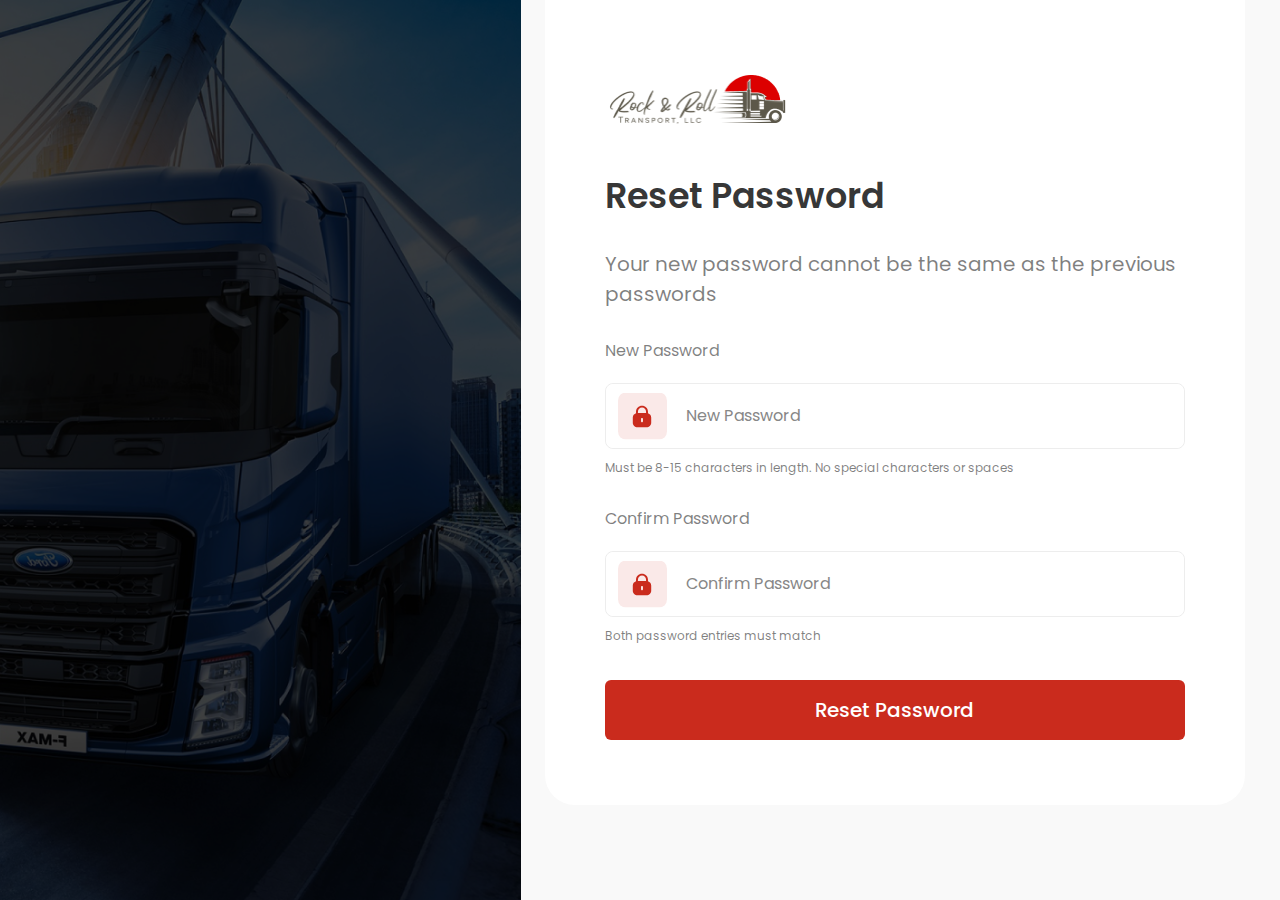
<file: reset-password.html>
<!DOCTYPE html>
<html lang="en">

<head>
    <meta charset="UTF-8">
    <meta http-equiv="X-UA-Compatible" content="IE=edge">
    <meta name="viewport" content="width=device-width, initial-scale=1.0">
    <title>Rock & Rolls Transport Application</title>
    <link rel="shortcut icon" href="" type="image/x-icon">
    <!-- Google Fonts 'Poppins' -->
    <link href="https://fonts.googleapis.com/css2?family=Poppins:wght@400;500;700&display=swap" rel="stylesheet">
    <!-- Bootstrap v5.1.3 CSS -->
    <link rel="stylesheet" href="css/bootstrap.min.css">
    <!-- Owl Carousel v2.3.4 CSS -->
    <link rel="stylesheet" href="css/owl.carousel.min.css">
    <!-- Theme CSS -->
    <link rel="stylesheet" href="css/style.css">
</head>

<body>

    <section class="login-page">
        <div class="container-fluid p-0">
            <div class="row page-wrapper">
                <div class="col-md-5 login-bg"></div>
                <div class="col-md-7 login-wrapper">
                    <div class="login-container">
                        <div class="site-logo-dark"><img src="images/site-logo-dark.png"
                                alt="Rock & Rolls Transport Application Logo"></div>
                        <h2>Reset Password</h2>
                        <p>Your new password cannot be the same as the previous passwords</p>

                        <!-- form start from here -->

                        <form action="login.html">
                            <label for="nPass">New Password</label>
                            <div class="input-box">
                                <img src="images/icon/lock.svg" alt="">
                                <input type="password" name="nPass" id="nPass" placeholder="New Password" required>
                            </div>
                            <p class="info">Must be 8-15 characters in length. No special characters or spaces</p>

                            <label for="cPass">Confirm Password</label>
                            <div class="input-box">
                                <img src="images/icon/lock.svg" alt="">
                                <input type="password" name="cPass" id="cPass" placeholder="Confirm Password" required>
                            </div>
                            <p class="info">Both password entries must match</p>
                            <button class="btn-theme" type="submit">Reset Password</button>
                        </form>

                        <!-- form end here -->

                    </div>
                </div>
            </div>
        </div>
    </section>



    <!-- script -->
    <script src="js/jquery-3.6.0.min.js"></script>
    <script src="js/bootstrap.min.js"></script>
    <script src="js/owl.carousel.min.js"></script>
    <script src="js/app.js"></script>
</body>

</html>
</file>
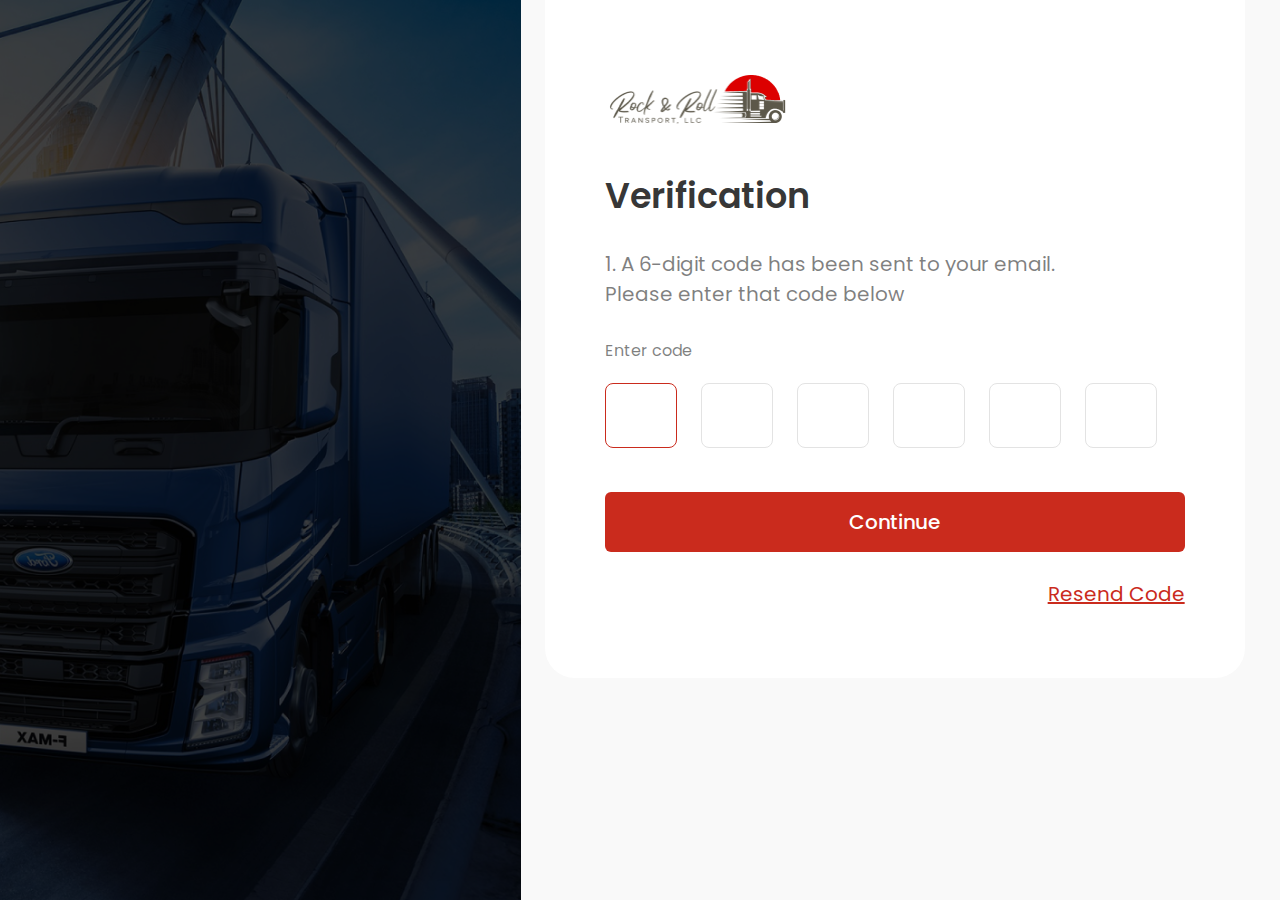
<file: verification.html>
<!DOCTYPE html>
<html lang="en">

<head>
    <meta charset="UTF-8">
    <meta http-equiv="X-UA-Compatible" content="IE=edge">
    <meta name="viewport" content="width=device-width, initial-scale=1.0">
    <title>Rock & Rolls Transport Application</title>
    <link rel="shortcut icon" href="" type="image/x-icon">
    <!-- Google Fonts 'Poppins' -->
    <link href="https://fonts.googleapis.com/css2?family=Poppins:wght@400;500;700&display=swap" rel="stylesheet">
    <!-- Bootstrap v5.1.3 CSS -->
    <link rel="stylesheet" href="css/bootstrap.min.css">
    <!-- Owl Carousel v2.3.4 CSS -->
    <link rel="stylesheet" href="css/owl.carousel.min.css">
    <!-- Theme CSS -->
    <link rel="stylesheet" href="css/style.css">
</head>

<body>

    <section class="login-page">
        <div class="container-fluid p-0">
            <div class="row page-wrapper">
                <div class="col-md-5 login-bg"></div>
                <div class="col-md-7 login-wrapper">
                    <div class="login-container">
                        <div class="site-logo-dark"><img src="images/site-logo-dark.png"
                                alt="Rock & Rolls Transport Application Logo"></div>
                        <h2>Verification</h2>
                        <p>1. A 6-digit code has been sent to your email.<br>
                            Please enter that code below</p>

                        <!-- form start from here -->

                        <form action="reset-password.html" class="digit-group" autocomplete="off"
                            data-autosubmit="false">
                            <label for="otp">Enter code</label>
                            <div class="input-box-otp">
                                <input type="text" id="d1" name="d1" data-next="d2" autofocus />
                                <input type="text" id="d2" name="d2" data-next="d3" data-previous="d1" />
                                <input type="text" id="d3" name="d3" data-next="d4" data-previous="d2" />
                                <input type="text" id="d4" name="d4" data-next="d5" data-previous="d3" />
                                <input type="text" id="d5" name="d5" data-next="d6" data-previous="d4" />
                                <input type="text" id="d6" name="d6" data-previous="d5" />
                            </div>
                            <button class="btn-theme" type="submit">Continue</button>
                        </form>

                        <!-- form end here -->

                        <div class="resend"><span type="button" onclick="location.reload();">Resend Code</span></div>
                    </div>
                </div>
            </div>
        </div>
    </section>



    <!-- script -->
    <script src="js/jquery-3.6.0.min.js"></script>
    <script src="js/bootstrap.min.js"></script>
    <script src="js/owl.carousel.min.js"></script>
    <script src="js/app.js"></script>
</body>

</html>
</file>
<file: css/style.css>
* {
    padding: 0;
    margin: 0;
    outline: 0;
    font-family: 'Poppins', sans-serif;
    scrollbar-width: thin;
    scrollbar-color: #878787 #ffffff;
}

:root {
    --color-primary: #CA2B1D;
    --color-white: #FFFFFF;
    --color-black: #000000;
    --bg-color-light: #F9F9F9;
    --bg-color-inactive: #ca2b1d1a;
    --bg-color-dark: #181818;
    --bg-color-sidebar-active: #db00001a;
    --bg-btn-theme-inactive: #CA2B1D1A;
    --text-color: #282828;
    --color-white-active: #DC0000;
    --table-border-color: #0000000d;

    /* status color var */
    --status-color-new: #66E5E5;
    --status-color-unpaid: #CA2B1D;
    --status-color-pending: #3498DB;
    --status-color-no-title: #8E44AD;
    --status-color-repair: #F1C40F;
    --status-color-repair-quote: #F59C26;
    --status-color-transit: #5D5FEF;
    --status-color-unreachable: #2C3E50;
    --status-color-complete: #0BAC78;

    /* status bg color var */
    --status-bg-color-new: #66E5E51A;
    --status-bg-color-unpaid: #ca2b1d1f;
    --status-bg-color-pending: #3498db1f;
    --status-bg-color-no-title: #8e44ad33;
    --status-bg-color-repair: #f1c40f33;
    --status-bg-color-repair-quote: #F59C261A;
    --status-bg-color-transit: #5D5FEF1A;
    --status-bg-color-unreachable: #2C3E501A;
    --status-bg-color-complete: #0BAC781A;
}

::placeholder {
    color: #878787;
    opacity: 1;
}

:-ms-input-placeholder {
    color: #878787;
}

::-ms-input-placeholder {
    color: #878787;
}

/* ===== Scrollbar CSS ===== */
*::-webkit-scrollbar {
    width: 15px;
    background: #ffffff;
    margin-top: 10px;
    margin-bottom: 10px;
}

*::-webkit-scrollbar-track {
    border-radius: 10px;
}

*::-webkit-scrollbar-thumb {
    background: #87878780;
    border-radius: 10px;
    transition: linear;
    border: 4px solid #ffffff;
}

*::-webkit-scrollbar-thumb:hover {
    background: #878787;
}

html,
body {
    background-color: var(--bg-color-light);
}

a {
    text-decoration: none;
    transition: linear .2s;
}

button {
    -webkit-touch-callout: none;
    -webkit-user-select: none;
    -khtml-user-select: none;
    -moz-user-select: none;
    -ms-user-select: none;
    user-select: none;
}

input[type=checkbox]::after {
    content: "";
    height: 16px;
    width: 16px;
    border: 1px solid var(--color-primary);
    background: var(--color-white);
    border-radius: 4px;
    background-color: var(--color-white);
    display: inline-block;
    position: relative;
    top: -2px;
}

input[type=checkbox]:checked::after {
    background-image: url(../images/check.svg);
    background-repeat: no-repeat;
    background-size: 22px;
    background-position: center center;
    background-color: var(--color-primary);
    border-color: var(--color-primary);
}

table thead tr th span.sorting-arrow {
    width: 12px;
    height: 17px;
    display: inline-block;
    position: relative;
    margin-left: 6px;
    margin-right: -6px;
    opacity: 0;
}


table thead tr th span.sorting-arrow .up {
    background-image: url(../images/icon/polygon-1.svg);
    background-repeat: no-repeat;
    background-position: center center;
    background-size: contain;
    height: 11px;
    width: 11px;
    display: block;
    transition: linear .2s;
    opacity: .6;
    cursor: pointer;
}

table thead tr th span.sorting-arrow .down {
    background-image: url(../images/icon/polygon-2.svg);
    background-repeat: no-repeat;
    background-position: center center;
    background-size: contain;
    height: 11px;
    width: 11px;
    display: block;
    transition: linear .2s;
    opacity: .6;
    cursor: pointer;
}

table thead tr th span.sorting-arrow .up:hover,
table thead tr th span.sorting-arrow .down:hover,
table thead tr th span.sorting-arrow .up:focus,
table thead tr th span.sorting-arrow .down:focus {
    opacity: 1;
}

table thead tr th:hover .sorting-arrow {
    opacity: 1;
    transition: linear .2s;
}

.btn-theme {
    font-weight: 400;
    font-size: 14px;
    line-height: 21px;
    color: var(--color-white);
    background-color: var(--color-primary);
    border-radius: 0;
    border: none;
    padding: 7px 18px;
    border-radius: 2px;
    -webkit-touch-callout: none;
    -webkit-user-select: none;
    -khtml-user-select: none;
    -moz-user-select: none;
    -ms-user-select: none;
    user-select: none;
}

.modal {
    z-index: 100;
}

.modal-backdrop {
    background-color: #000000d4;
    z-index: 95;
}

.modal-backdrop.show {
    opacity: 1;
}

/* page css start from here */
.page-wrapper {
    display: flex;
    flex-wrap: nowrap;
    width: 100%;
}

.side-bar {
    width: 235px;
    background-image: url(../images/side-bar-bg.svg);
    background-repeat: no-repeat;
    background-position: bottom center;
    background-size: contain;
    background-color: var(--bg-color-dark);
    position: fixed;
    left: 0;
    top: 0;
    bottom: 0;
}

.page-area {
    padding: 24px 20px 30px 255px;
    width: 100%;
}


/* left sidebar css */
.side-bar-content {
    position: relative;
    height: 100%;
    overflow-y: auto;
}

.site-logo {
    padding-left: 36px;
    padding-top: 13px;
    padding-bottom: 12px;
    position: relative;
    margin-bottom: 25px;
}

.site-logo::before {
    content: "";
    position: absolute;
    height: 1px;
    bottom: 0;
    left: 0;
    opacity: 0.1;
    background-color: #fff;
    right: 0;
}

.site-logo a {
    display: block;
    width: 128px;
}

.site-logo a img {
    width: 100%;
}


.side-bar-menu.side-bar-log {
    position: absolute;
    left: 0px;
    right: 0;
    bottom: 97px;
}

.side-bar-menu ul {
    padding: 0;
    margin: 0;
    list-style: none;
    padding-left: 25px;
}

.side-bar-menu ul li {
    margin-bottom: 10px;
    height: 40px;
}

.side-bar-menu ul li a {
    display: block;
    font-size: 14px;
    line-height: 21px;
    color: var(--color-white);
    padding: 10px;
    padding-right: 0;
    border-radius: 3px 0 0 3px;
    position: relative;
}

.side-bar-menu ul li a.active,
.side-bar-menu ul li a:hover {
    color: var(--color-white-active);
    background-color: var(--bg-color-sidebar-active);
}

.side-bar-menu ul li a.active::before {
    content: "";
    position: absolute;
    width: 2px;
    height: 28px;
    background-color: var(--color-white-active);
    border-radius: 3px 0 0 3px;
    right: 0;
    top: 50%;
    transform: translate(0, -50%);
}

.side-bar-menu ul li a span.menu-icon {
    margin-right: 11px;
}

.side-bar-menu ul li a span.menu-icon img {
    filter: saturate(0) brightness(10000%);
    transition: linear .2s;
}

.side-bar-menu ul li a.active span.menu-icon img,
.side-bar-menu ul li a:hover span.menu-icon img {
    filter: none;
    transition: linear .2s;
}

.side-bar-menu ul li a span.menu-arrow {
    position: absolute;
    right: 30px;
    top: 50%;
    transform: translate(0, -50%);
}

.side-bar-menu ul li a span.menu-arrow img {
    stroke: var(--color-white);
}


/* page area css */
/* page header css */


.page-area header {
    margin-bottom: 20px;
}

.page-title {
    font-weight: 500;
    font-size: 21px;
    line-height: 36px;
    color: var(--text-color);
}

.search-box form {
    position: relative;
}

.search-box form label {
    position: absolute;
    width: 18px;
    left: 16px;
    top: 50%;
    transform: translate(0, -50%)
}

.search-box form label img {
    -webkit-touch-callout: none;
    -webkit-user-select: none;
    -khtml-user-select: none;
    -moz-user-select: none;
    -ms-user-select: none;
    user-select: none;
}

.search-box form input {
    width: 285px;
    height: 50px;
    border-radius: 6px;
    background-color: var(--color-white);
    color: var(--text-color);
    font-size: 14px;
    line-height: 16px;
    font-weight: 400;
    border: none;
    padding: 15px;
    padding-left: 48px;
}

.page-area header .user-summery {
    display: flex;
    flex-wrap: nowrap;
    align-items: center;
    padding-left: 15px;
}

.page-area header .user-summery .user-img {
    position: relative;
    border-radius: 5px;
    overflow: hidden;
    transition: linear .2s;
}

.page-area header .user-summery .user-img img {
    border: 2px solid var(--color-white);
    border-radius: 4px;
    width: 50px;
}

.page-area header .user-summery .user-id {
    padding-left: 18px;
}

.page-area header .user-summery .user-id h3 {
    font-weight: 500;
    font-size: 14px;
    line-height: 16px;
    color: var(--color-black);
    margin-bottom: 5px;
}

.page-area header .user-summery .user-id p {
    font-weight: 400;
    font-size: 11px;
    line-height: 11px;
    color: #6C6865;
    margin: 0;
}

.page-area header .user-summery .user-img i.icon-edit {
    background-image: url(../images/icon/edit-3.svg);
    background-repeat: no-repeat;
    background-position: center center;
    background-size: 18px;
    position: absolute;
    left: 0;
    right: 0;
    top: 0;
    bottom: 0;
    background-color: #0000004d;
    transition: linear .2s;
    display: none;
    cursor: pointer;
}

.page-area header .user-summery .user-img:hover .icon-edit {
    display: block;
    transition: linear .2s;
}

/* user data table sec css */
.ud-table-title {
    padding: 15px 20px;
}

.ud-table-area {
    background-color: var(--color-white);
    border-radius: 10px;
    margin-bottom: 22px;
}

h3.table-title {
    font-weight: 500;
    font-size: 16px;
    line-height: 22px;
    color: var(--text-color);
    margin-bottom: 0;
}

.ud-table table {
    width: 100%;
    border-radius: 10px;
    overflow: hidden;
}

.ud-table table thead {
    background: var(--color-white);
    box-shadow: 0px 10px 14px #afc1cb1f;
    position: relative;
    z-index: 1;
}

.ud-table table thead tr th {
    font-weight: 400;
    font-size: 16px;
    line-height: 24px;
    color: #292D32;
    padding: 25px 10px;
}

.ud-table table thead tr th input[type=checkbox] {
    width: 15px;
    height: 15px;
}

.ud-table table thead tr th:first-child {
    padding-left: 20px;
    width: 50px;
}

.ud-table table thead tr th:last-child {
    padding-right: 20px;
    width: 161px;
}

.ud-table table tbody tr {
    border-bottom: 1px solid #0000000d;
    background-color: var(--color-white);
    transition: linear .2s;
}

.ud-table table tbody tr:hover {
    background-color: #FBFBFB;
}

.ud-table table tbody tr:last-child {
    border: none;
}

.ud-table table tbody tr td {
    padding: 20px 10px;
    font-weight: 400;
    font-size: 16px;
    line-height: 24px;
    color: var(--text-color);
}

.ud-table table tbody tr td input[type=checkbox] {
    width: 15px;
    height: 15px;
}

.ud-table table tbody tr td:first-child {
    padding-left: 20px;
    width: 320px;
}

.ud-table table tbody tr td:last-child {
    padding-right: 27px;
}

.user-short-info {
    display: flex;
    flex-wrap: nowrap;
    align-items: center;
}

.user-short-info .td-user-img {
    width: 40px;
    margin-right: 16px;
}

.user-short-info .td-user-img img {
    width: 100%;
    border-radius: 30px;
}

.td-action-group {
    margin: 0;
    padding: 0;
    text-align: right;
    list-style: none;
}

.td-action-group li {
    display: inline-flex;
    margin-left: 23px;
}

.td-action-group li:first-child {
    margin-left: 0;
}

.td-action-group li button {
    border-radius: 4px;
    width: 48px;
    height: 46px;
    border: none;
}

.td-action-group li button.icon-edit {
    background: #bdbdbd1a;
    transition: linear .2s;
}

.td-action-group li button.icon-edit:hover {
    background: #949494;
    transition: linear .2s;
}

.td-action-group li button.icon-edit:hover * {
    filter: brightness(2);
    transition: linear .2s;
}

.td-action-group li button.icon-delete {
    background: #FFF5F4;
}

.td-action-group li button.icon-delete:hover {
    background-color: var(--color-primary);
}

.td-action-group li button.icon-delete:hover img {
    filter: brightness(20);
    transition: linear .2s
}

.td-action-group li button img {
    width: 24px;
}

.td-status span {
    border-radius: 6px;
    height: 10px;
    width: 10px;
    display: inline-block;
    margin-right: 8px;
}

.td-status span.status-active {
    background-color: #22C38F;
}

.td-status span.status-inactive {
    background-color: var(--color-primary);
}

/* data tabe pagination css */
.dt-pagination {
    margin: auto;
    text-align: center;
    width: 100%;
}

.dt-pagination ul {
    margin: 0;
    padding: 0;
    list-style: none;
    display: flex;
    flex-wrap: nowrap;
    justify-content: center;
}

.dt-pagination ul li {
    min-height: 35px;
    min-width: 35px;
    margin: 0 5px;
}

.dt-pagination ul li a {
    display: block;
    width: 100%;
    background: var(--color-white);
    border-radius: 2px;
    font-size: 14px;
    line-height: 35px;
    font-weight: 500;
    text-align: center;
    color: var(--color-black);
}

.dt-pagination ul li a:hover,
.dt-pagination ul li a.active {
    color: var(--color-primary);
    background-color: var(--bg-color-inactive);
}

.dt-pagination ul li:first-child a,
.dt-pagination ul li:last-child a {
    color: var(--color-primary);
    background-color: var(--bg-color-inactive);
    padding: 0 21px;
}

.dt-pagination ul li:first-child a:hover,
.dt-pagination ul li:last-child a:hover {
    color: var(--color-white);
    background-color: var(--color-primary);
}

.dt-pagination ul li:first-child a.active,
.dt-pagination ul li:last-child a.active {
    background-color: var(--color-primary);
    color: var(--color-white);
}

.dt-pagination ul li:first-child {
    margin-left: 0;
    margin-right: 35px;
}

.dt-pagination ul li:last-child {
    margin-left: 35px;
    margin-right: 0;
}

.td-status-intakes span {
    width: 110px;
    padding: 5px;
    box-sizing: border-box;
    border-radius: 2px;
    font-weight: 400;
    font-size: 14px;
    line-height: 21px;
    text-align: center;
    display: inline-block;
}

.td-status-intakes span.status-new {
    color: var(--status-color-new);
    background-color: var(--status-bg-color-new);
}

.td-status-intakes span.status-pending {
    color: var(--status-color-pending);
    background-color: var(--status-bg-color-pending);
}

.td-status-intakes span.status-repair {
    color: var(--status-color-repair);
    background-color: var(--status-bg-color-repair);
}

.td-status-intakes span.status-transit {
    color: var(--status-color-transit);
    background-color: var(--status-bg-color-transit);
}

.td-status-intakes span.status-complete {
    color: var(--status-color-complete);
    background-color: var(--status-bg-color-complete);
}

.td-status-intakes span.status-unpaid {
    color: var(--status-color-unpaid);
    background-color: var(--status-bg-color-unpaid);
}

.td-status-intakes span.status-no-title {
    color: var(--status-color-no-title);
    background-color: var(--status-bg-color-no-title);
}

.td-status-intakes span.status-repair-quote {
    color: var(--status-color-repair-quote);
    background-color: var(--status-bg-color-repair-quote);
    width: auto;
}

.td-status-intakes span.status-unreachable {
    color: var(--status-color-unreachable);
    background-color: var(--status-bg-color-unreachable);
}



/* theme modal css */
.theme-modal-area {
    max-width: 450px;
}

.theme-modal {
    border: none;
    border-radius: 10px;
}

.theme-modal .modal-body {
    padding: 25px 20px 18px 20px;
}

.theme-modal .modal-body h3.modal-title {
    font-weight: 500;
    font-size: 18px;
    line-height: 27px;
    color: var(--color-black);
    margin-bottom: 26px;
}

.field-group {
    display: grid;
    column-gap: 2.5%;
    grid-template-columns: 48.57% 48.57%;
}

.input-field {
    margin-bottom: 20px;
}

.input-field label {
    font-weight: 400;
    font-size: 12px;
    line-height: 15px;
    margin-bottom: 8px;
    color: #000000b3;
}

.input-field input[type=text] {
    background: var(--color-white);
    border: 1px solid #00000026;
    box-sizing: border-box;
    border-radius: 5px;
    padding: 15px 18px;
    font-weight: 400;
    font-size: 14px;
    line-height: 21px;
    color: var(--color-black);
    width: 100%;
}

.input-field p {
    font-weight: 500;
    font-size: 14px;
    line-height: 21px;
    color: var(--color-black);
    margin-bottom: 12px;
}

.input-field-radio label {
    margin-right: 20px;
}

.input-field-radio label input[type=radio]::after {
    content: "";
    width: 19px;
    height: 19px;
    background: var(--color-white);
    border: 1px solid var(--color-primary);
    box-sizing: border-box;
    display: block;
    border-radius: 10px;
    position: relative;
    top: -2px;
    transition: linear .2s;
}

.input-field-radio label input[type=radio]:checked::after {
    content: "";
    width: 18px;
    height: 18px;
    background: var(--color-primary);
    border: 4px solid var(--color-white);
    box-shadow: 0 0 0 1px var(--color-primary);
    box-sizing: border-box;
    display: block;
    border-radius: 10px;
    position: relative;
    top: -2px;
    transition: linear .2s;
}

.input-field-radio label span {
    font-weight: 400;
    font-size: 14px;
    line-height: 15px;
    color: #000000b3;
    margin-left: 14px;
    position: relative;
    top: 0px;
}

.modal-body form button,
.modal-body form a {
    text-align: center;
    border: none;
    border-radius: 5px;
    font-weight: 500;
    font-size: 16px;
    line-height: 24px;
    color: var(--color-white);
    padding: 13px;
    background-color: var(--color-primary);
    display: block;
    width: 100%;
    margin-bottom: 15px;
}

.modal-body form button:last-child,
.modal-body form a:last-child {
    margin-bottom: 0;
    background-color: var(--bg-btn-theme-inactive);
    color: var(--color-primary);
}

.alert-modal-area {
    width: 331px;
}

.alert-modal-area .alert-modal {
    border-radius: 20px;
    border: none;
    text-align: center;
}

.alert-modal .modal-body {
    padding: 20px;
    padding-bottom: 26px;
}

.alert-modal .modal-body img {
    margin-bottom: 13px;
    width: 79px;
}

.alert-modal .modal-body p {
    font-weight: 400;
    font-size: 14px;
    line-height: 21px;
    text-align: center;
    color: #292d32b3;
    margin: 0;
}

.alert-modal-footer {
    border-top: 1px solid rgba(0, 0, 0, 0.03);
    padding: 26px 0;
}

.alert-modal-footer ul {
    margin: 0;
    padding: 0;
    list-style: none;
}

.alert-modal-footer ul li {
    display: inline-block;
    width: 68px;
    text-align: center;
    margin-right: 8px;
}

.alert-modal-footer ul li:last-child {
    margin-right: 0;
}

.alert-modal-footer ul li a,
.alert-modal-footer ul li button {
    border: 1px solid #00000033;
    box-sizing: border-box;
    border-radius: 6px;
    font-size: 16px;
    font-weight: 400;
    color: #CCCCCC;
    line-height: 22px;
    padding: 8px;
    display: block;
}

.alert-modal-footer ul li a.active,
.alert-modal-footer ul li button.active {
    border-color: var(--color-primary);
    background-color: var(--color-primary);
    color: var(--color-white);
}

/* Driver Details Modal CSS */
.driver-details-modal-area {
    max-width: 624px;
}

.driver-details-modal {
    border: none;
    border-radius: 10px;
}

.driver-details-modal .modal-header {
    padding: 17px 30px 13px;
    position: relative;
    border-bottom: 1px solid #0000001A;
    justify-content: flex-start;
}

.driver-details-modal h3.modal-title {
    font-weight: 500;
    font-size: 18px;
    line-height: 27px;
    color: var(--color-black);
}

.driver-details-modal .td-status-intakes {
    margin-left: 20px;
}

.driver-details-modal .modal-header button {
    position: absolute;
    right: 6px;
    height: 40px;
    width: 40px;
    top: 50%;
    transform: translate(0, -50%);
    border: none;
    border-radius: 25px;
    background-color: #ca2b1d1f;
}

.driver-details-modal .modal-header button svg {
    fill: var(--color-primary);
}

.driver-details-modal .modal-body {
    padding: 15px 30px 7px;
}

.driver-details-modal .modal-body h4.modal-sec-title {
    font-weight: 500;
    font-size: 14px;
    line-height: 21px;
    margin-bottom: 22px;
}

.driver-details-modal .modal-body .modal-sec {
    background: #F8F8F8;
    border-radius: 10px;
    margin-bottom: 26px;
    padding: 25px 20px;
    box-sizing: border-box;
}


.driver-details-modal .modal-body .modal-sec .modal-sec-grid {
    display: grid;
    grid-template-columns: 48% 48%;
    grid-column-gap: 4%;
    grid-row-gap: 15px;
}

.driver-details-modal .modal-body .modal-sec .modal-sec-grid .col-grid {
    background: var(--color-white);
    border-radius: 5px;
    transition: linear .2s;
}

.driver-details-modal .modal-body .modal-sec .modal-sec-grid .col-grid:hover {
    background-color: #FFFFFF80;
}

.driver-details-modal .modal-body .driver-profile {
    display: flex;
    align-items: center;
    padding: 19px 15px;
}

.driver-details-modal .modal-body .driver-profile .driver-profile-pic {
    margin-right: 16px;
}

.driver-details-modal .modal-body .driver-profile .driver-profile-pic img {
    width: 65px;
    border-radius: 50%;
}

.driver-details-modal .modal-body .driver-profile .driver-profile-summery h4 {
    font-weight: 600;
    font-size: 16px;
    line-height: 24px;
    margin-bottom: 12px;
    color: var(--color-black);
    opacity: .7;
}

.driver-details-modal .modal-body .driver-profile .driver-profile-summery p {
    margin: 0;
    font-weight: 400;
    font-size: 12px;
    line-height: 12px;
    color: var(--color-black);
    opacity: .7;
}

.driver-details-modal .modal-body .driver-contact {
    list-style: none;
    margin: 0;
    padding: 17px 19px;
    display: flex;
    flex-wrap: nowrap;
    flex-direction: column;
    height: 100%;
    justify-content: space-between;
}

.driver-details-modal .modal-body .driver-contact li a img {
    width: 20px;
    margin-right: 20px;
}

.driver-details-modal .modal-body .driver-contact li a span {
    font-weight: 400;
    font-size: 12px;
    line-height: 150%;
    color: #292D32;
    opacity: .7;
}

.driver-details-modal .modal-body .customer-card {
    display: flex;
    align-items: center;
    padding: 17px 18px;
    position: relative;
    overflow: hidden;
}

.driver-details-modal .modal-body .customer-card img {
    width: 20px;
    margin-right: 17px;
}

.driver-details-modal .modal-body .customer-card span {
    font-weight: 400;
    font-size: 12px;
    line-height: 150%;
    color: #292D32;
    opacity: .7;
}


.driver-details-modal .modal-body .modal-sec.modal-sec-notes .modal-sec-grid {
    display: block;
}

.driver-details-modal .modal-body .modal-sec.modal-sec-notes .modal-sec-grid .col-grid {
    border-radius: 8px;
}

.driver-details-modal .modal-body .modal-sec.modal-sec-notes .text {
    font-weight: 400;
    font-size: 14px;
    line-height: 26px;
    color: #292D32;
    opacity: 0.7;
    padding: 7px 15px 17px;
    margin: 0;
    width: 100%;
    border: none;
    border-radius: 8px;
}

.driver-details-modal .modal-body hr {
    width: 100%;
    margin: 0;
    margin-bottom: 18px;
    color: #E6E6E6;
    opacity: 1;
}

.driver-details-modal .modal-body .modal-sec.modal-sec-vehicle {
    padding: 18px 15px;
}

.driver-details-modal .modal-body .modal-sec.modal-sec-vehicle .modal-sec-grid {
    grid-template-columns: 49% 49%;
    grid-column-gap: 2%;
    grid-row-gap: 10px;
}

.driver-details-modal .modal-body .modal-sec.modal-sec-vehicle .modal-sec-grid .col-grid .customer-card img {
    width: 16px;
    margin-right: 14px;
}

.driver-details-modal .modal-body .modal-sec.modal-sec-vehicle span.vehicle-status {
    position: absolute;
    right: 0;
    top: 0;
    border-radius: 0px 5px;
    font-weight: 400;
    font-size: 10px;
    line-height: 15px;
    padding: 4px 14px;
    opacity: 1;
}

.driver-details-modal .modal-body .modal-sec.modal-sec-vehicle span.vehicle-status::before {
    content: "";
    height: 8px;
    width: 8px;
    border-radius: 5px;
    display: inline-block;
    margin-right: 4px;
}

.driver-details-modal .modal-body .modal-sec.modal-sec-vehicle span.status-unpaid {
    color: var(--status-color-unpaid);
    background-color: var(--status-bg-color-unpaid);
}

.driver-details-modal .modal-body .modal-sec.modal-sec-vehicle span.status-unpaid::before {
    background-color: var(--status-color-unpaid);
}

.driver-details-modal .modal-body .modal-sec.modal-sec-vehicle span.status-no-title {
    color: var(--status-color-no-title);
    background-color: var(--status-bg-color-no-title);
}

.driver-details-modal .modal-body .modal-sec.modal-sec-vehicle span.status-no-title::before {
    background-color: var(--status-color-no-title);
}

.driver-details-modal .modal-body .modal-sec.modal-sec-vehicle span.status-pending {
    color: var(--status-color-pending);
    background-color: var(--status-bg-color-pending);
}

.driver-details-modal .modal-body .modal-sec.modal-sec-vehicle span.status-pending::before {
    background-color: var(--status-color-pending);
}

.driver-details-modal .modal-body .modal-sec.modal-sec-vehicle span.status-repair {
    color: var(--status-color-repair);
    background-color: var(--status-bg-color-repair);
}

.driver-details-modal .modal-body .modal-sec.modal-sec-vehicle span.status-repair::before {
    background-color: var(--status-color-repair);
}

.driver-details-modal .status-list {
    list-style: none;
    padding: 0;
    margin: 0;
    display: grid;
    grid-template-columns: auto auto auto auto;
    grid-row-gap: 12px;
}

.driver-details-modal .status-list li label input[type=radio]::after {
    content: "";
    width: 16px;
    height: 16px;
    background: #F8F8F8;
    border: 1px solid #969696;
    box-sizing: border-box;
    display: block;
    border-radius: 10px;
    position: relative;
    top: -2px;
    transition: linear .2s;
}

.driver-details-modal .status-list li label input[type=radio]:checked::after {
    content: "";
    width: 15px;
    height: 15px;
    background: var(--color-primary);
    border: 4px solid var(--color-white);
    box-shadow: 0 0 0 1px var(--color-primary);
    box-sizing: border-box;
    display: block;
    border-radius: 10px;
    position: relative;
    top: -2px;
    transition: linear .2s;
}

.driver-details-modal .status-list li label .staus-complete[type=radio]:checked::after {
    background: var(--status-color-complete);
    box-shadow: 0 0 0 1px var(--status-color-complete);
}

.driver-details-modal .status-list li label .staus-unpaid[type=radio]:checked::after {
    background: var(--status-color-unpaid);
    box-shadow: 0 0 0 1px var(--status-color-unpaid);
}

.driver-details-modal .status-list li label .staus-no-title[type=radio]:checked::after {
    background: var(--status-color-no-title);
    box-shadow: 0 0 0 1px var(--status-color-no-title);
}

.driver-details-modal .status-list li label .staus-pending[type=radio]:checked::after {
    background: var(--status-color-pending);
    box-shadow: 0 0 0 1px var(--status-color-pending);
}

.driver-details-modal .status-list li label .staus-repair[type=radio]:checked::after {
    background: var(--status-color-repair);
    box-shadow: 0 0 0 1px var(--status-color-repair);
}

.driver-details-modal .status-list li label .staus-repair-quote[type=radio]:checked::after {
    background: var(--status-color-repair-quote);
    box-shadow: 0 0 0 1px var(--status-color-repair-quote);
}

.driver-details-modal .status-list li label .staus-transit[type=radio]:checked::after {
    background: var(--status-color-transit);
    box-shadow: 0 0 0 1px var(--status-color-transit);
}

.driver-details-modal .status-list li label .staus-unreachable[type=radio]:checked::after {
    background: var(--status-color-unreachable);
    box-shadow: 0 0 0 1px var(--status-color-unreachable);
}

.driver-details-modal .status-list li label span {
    font-weight: 400;
    font-size: 12px;
    line-height: 18px;
    color: #858585;
    margin-left: 9px;
    position: relative;
    top: -2px;
}

.driver-details-modal .status-list li label input[type=radio]:checked+span {
    color: var(--color-primary);
}

.driver-details-modal .status-list li label .staus-complete[type=radio]:checked+span {
    color: var(--status-color-complete);
}

.driver-details-modal .status-list li label .staus-unpaid[type=radio]:checked+span {
    color: var(--status-color-unpaid);
}

.driver-details-modal .status-list li label .staus-no-title[type=radio]:checked+span {
    color: var(--status-color-no-title);
}

.driver-details-modal .status-list li label .staus-pending[type=radio]:checked+span {
    color: var(--status-color-pending);
}

.driver-details-modal .status-list li label .staus-repair[type=radio]:checked+span {
    color: var(--status-color-repair);
}

.driver-details-modal .status-list li label .staus-repair-quote[type=radio]:checked+span {
    color: var(--status-color-repair-quote);
}

.driver-details-modal .status-list li label .staus-transit[type=radio]:checked+span {
    color: var(--status-color-transit);
}

.driver-details-modal .status-list li label .staus-unreachable[type=radio]:checked+span {
    color: var(--status-color-unreachable);
}

.driver-details-edit .modal-sec-grid {
    grid-template-columns: 49.1% 49.1% !important;
    grid-gap: 1.8% !important;
}

.driver-details-edit .col-grid {
    background: transparent !important;
}

.driver-details-edit .modal-input-field {
    margin-bottom: 10px;
    position: relative;
}

.driver-details-edit .modal-input-field:last-of-type {
    margin-bottom: 0;
}

.driver-details-edit .modal-input-field label {
    display: block;
    width: 100%;
}

.driver-details-edit .modal-input-field label img {
    width: 15px;
    position: absolute;
    top: 50%;
    left: 10px;
    transform: translate(0, -50%);
}

.driver-details-edit .modal-input-field label input {
    width: 100%;
    font-size: 12px;
    font-weight: 400;
    line-height: 15px;
    padding: 11px;
    padding-left: 36px;
    border: 1px solid #00000026;
    box-sizing: border-box;
    border-radius: 5px;
    color: #000000b3;
}

ul.edit-modal-btngroup {
    padding: 0;
    margin-bottom: 31px;
    list-style: none;
    display: grid;
    grid-template-columns: 48.35% 48.35%;
    grid-column-gap: 3.24%;
}

ul.edit-modal-btngroup li button.active,
ul.edit-modal-btngroup li a.active {
    color: var(--color-white);
    background-color: var(--color-primary);
}

/* Edit car details modal CSS */
.car-details-modal-area {
    width: 424px;
    min-height: auto;
    max-height: calc(100% - 130px);
    bottom: -60px;
}

.car-details-modal {
    border-radius: 26px;
    overflow: unset !important;
}

.car-details-modal .modal-header {
    padding: 0;
    height: 65px;
    box-sizing: border-box;
    position: relative;
    overflow: unset;
    border: none;
}

.car-details-modal .modal-header .modal-logo {
    width: 220px;
    position: absolute;
    left: 50%;
    transform: translate(-50%, 0);
    padding-bottom: 30px;
    background-color: var(--color-white);
    border-radius: 50%;
    padding-top: 20px;
    text-align: center;
    bottom: -86px;
    height: 220px;
}

.car-details-modal .modal-header .modal-logo::before {
    content: "";
    position: absolute;
    height: 100px;
    width: 50px;
    background-color: var(--color-white);
    border-radius: 26%;
    left: 0;
    transform: rotate(50deg);
}

.car-details-modal .modal-header .modal-logo::after {
    /* content: ""; */
    position: absolute;
    height: 100px;
    width: 50px;
    background-color: var(--color-white);
    border-radius: 26%;
    right: 0;
    transform: rotate(-50deg);
}

.car-details-modal .modal-header .modal-logo img {
    width: 104px;
}

.car-details-modal .modal-body {
    overflow: hidden;
    padding: 25px;
    padding-right: 10px;
}

.accordion.accordion-flush {
    overflow-x: hidden;
    max-height: 445px;
    padding-right: 15px;
    padding-bottom: 40px;
}

.accordion.accordion-flush .accordion-item {
    background-color: transparent;
    border: none;
    margin-bottom: 19px;
}

.accordion.accordion-flush .accordion-item:last-of-type {
    margin-bottom: 0;
}

.accordion.accordion-flush .accordion-item .accordion-header .accordion-button {
    padding: 0;
    border: 0;
    background-color: transparent;
    outline: none;
    box-shadow: none;
}

.accordion.accordion-flush .accordion-item .accordion-header .accordion-button::after {
    display: none;
}

.accordion.accordion-flush .accordion-item .accordion-header .accordion-button .icon {
    height: 30px;
    width: 31px;
    border-radius: 20px;
    font-weight: 500;
    font-size: 10px;
    line-height: 13px;
    color: #CA2B1D;
    background-color: #CA2B1D1A;
    padding: 9px;
    box-sizing: border-box;
    margin-right: 12px;
    position: relative;
}

.accordion.accordion-flush .accordion-item .accordion-header .accordion-button .icon::before {
    content: "";
    background-image: url(../images/ba-line.svg);
    background-repeat: no-repeat;
    background-position: center center;
    background-size: contain;
    height: 26px;
    width: 1px;
    display: block;
    position: absolute;
    left: 50%;
    transform: translate(-50%, 0);
    top: 31px;
    opacity: .5;
}


.accordion.accordion-flush .accordion-item .accordion-header .accordion-button .icon::after {
    content: "";
    background-image: url(../images/ba-line.svg);
    background-repeat: no-repeat;
    background-position: center center;
    background-size: contain;
    height: 26px;
    width: 1px;
    display: block;
    position: absolute;
    left: 50%;
    transform: translate(-50%, 0);
    bottom: 31px;
    opacity: .5;
}

.accordion.accordion-flush .accordion-item:last-of-type .accordion-header .accordion-button .icon::before,
.accordion.accordion-flush .accordion-item:first-of-type .accordion-header .accordion-button .icon::after {
    display: none;
}

.accordion.accordion-flush .accordion-item .accordion-header .accordion-button.collapsed .title {
    width: 100%;
    height: 40px;
    background-color: #F8F8F8;
    border-radius: 5px;
    color: var(--color-black);
    font-weight: 500;
    font-size: 14px;
    line-height: 21px;
    padding: 10px 15px;
}


.accordion.accordion-flush .accordion-item .accordion-header .accordion-button .title {
    font-weight: 500;
    font-size: 16px;
    line-height: 150%;
    color: var(--color-black);
    transition: linear .2s;
    background-color: transparent;
}

.accordion.accordion-flush .accordion-item .accordion-header .accordion-button .title span.bell {
    text-align: center;
    font-weight: 600;
    font-size: 12px;
    line-height: 20px;
    color: var(--color-primary);
    background-color: #ca2b1d1f;
    height: 20px;
    width: 20px;
    border-radius: 15px;
    margin-left: 10px;
    display: inline-block;
}

.accordion.accordion-flush .accordion-body {
    padding: 20px 15px;
    background: #F8F8F8;
    border-radius: 13px;
    margin-top: 20px;
    position: relative;
    z-index: 10;
}

.accordion-grid {
    display: grid;
    grid-template-columns: 48.8% 48.8%;
    grid-row-gap: 11px;
    grid-column-gap: 2.4%;
}

.accordion-grid .col-grid {
    background-color: #FFFFFF;
    border-radius: 5px;
}

.accordion-grid.accordion-grid-100 {
    grid-template-columns: 100%;
}

.accordion-grid .col-grid .modal-input-field {
    position: relative;
}

.accordion-grid .col-grid .modal-input-field label {
    width: 100%;
}

.accordion-grid .col-grid .modal-input-field label img {
    position: absolute;
    width: 17px;
    left: 11px;
    top: 50%;
    transform: translate(0, -50%);
}

.accordion-grid .col-grid .modal-input-field label input[type=text] {
    width: 100%;
    font-weight: 400;
    font-size: 12px;
    line-height: 12px;
    color: #000000b3;
    border: none;
    padding: 12px 15px;
    padding-left: 39px;
    background-color: transparent;
}

.accordion-grid .col-grid .modal-input-field.modal-input-field-select select {
    position: absolute;
    right: 7px;
    top: 50%;
    transform: translate(0, -50%);
    border: none;
    background-color: #c4c4c433;
    border-radius: 2px;
    font-size: 13px;
    color: var(--color-black);
    width: 50px;
    text-align: center;
    height: 25px;
}

.accordion-grid .col-grid .modal-input-field.checkbox-btn label input[type=checkbox] {
    position: absolute;
    right: 7px;
    top: 50%;
    transform: translate(0, -50%);
}

.accordion-grid .col-grid .modal-input-field.checkbox-btn label input[type=checkbox]::after {
    content: "No";
    height: 23px;
    width: 35px;
    background: #CA2B1D;
    border: 1px solid #F3F3F3;
    border-radius: 2px;
    font-weight: 400;
    font-size: 10px;
    line-height: 15px;
    color: var(--color-white);
    position: absolute;
    right: 0;
    top: 50%;
    transform: translate(0, -50%);
    padding: 3px 9px;
}

.accordion-grid .col-grid .modal-input-field.checkbox-btn label input[type=checkbox]::before {
    content: "Yes";
    border-radius: 2px;
    height: 23px;
    width: 35px;
    border-radius: 2px;
    font-weight: 400;
    font-size: 10px;
    line-height: 15px;
    color: #00000080;
    background: #F3F3F3;
    position: absolute;
    right: 35px;
    top: 50%;
    transform: translate(0, -50%);
    padding: 3px 7px;
}

.accordion-grid .col-grid .modal-input-field.checkbox-btn label input[type=checkbox]:checked::after {
    content: "No";
    border-radius: 2px;
    color: #00000080;
    background: #F3F3F3;
    padding: 3px 9px;
}

.accordion-grid .col-grid .modal-input-field.checkbox-btn label input[type=checkbox]:checked::before {
    content: "Yes";
    background: #CA2B1D;
    border: 1px solid #F3F3F3;
    border-radius: 2px;
    color: var(--color-white);
    padding: 3px 7px;
}

.accordion-grid .col-grid .modal-input-field label span {
    width: 100%;
    font-weight: 400;
    font-size: 12px;
    line-height: 18px;
    color: #000000b3;
    border: none;
    padding: 12px 15px;
    padding-left: 39px;
    display: block;
}

.accordion-grid .col-grid .modal-input-field.checkbox label i {
    width: 12px;
    height: 12px;
    border-radius: 6px;
    display: inline-block;
    position: absolute;
    left: 13px;
    top: 50%;
    transform: translate(0, -50%);
}

.accordion-grid .col-grid .modal-input-field.checkbox label i.status-unpaid {
    background-color: var(--status-color-unpaid);
}

.accordion-grid .col-grid .modal-input-field.checkbox label i.status-no-title {
    background-color: var(--status-color-no-title);
}

.accordion-grid .col-grid .modal-input-field.checkbox label i.status-pending {
    background-color: var(--status-color-pending);
}

.accordion-grid .col-grid .modal-input-field.checkbox label i.status-repair {
    background-color: var(--status-color-repair);
}

.accordion-grid .col-grid .modal-input-field.checkbox label i.status-repair-quote {
    background-color: var(--status-color-repair-quote);
}

.accordion-grid .col-grid .modal-input-field.checkbox label i.status-transit {
    background-color: var(--status-color-transit);
}

.accordion-grid .col-grid .modal-input-field.checkbox label i.status-unreachable {
    background-color: var(--status-color-unreachable);
}

.accordion-grid .col-grid .modal-input-field.checkbox label i.status-complete {
    background-color: var(--status-color-complete);
}


.accordion-grid .col-grid .modal-input-field.checkbox label input[type=radio],
.checkbox-complete input[type=radio] {
    position: absolute;
    right: 12px;
    top: 50%;
    transform: translate(0, -50%);
}

.accordion-grid .col-grid .modal-input-field.checkbox label input[type=radio]::after,
.checkbox-complete input[type=radio]::after {
    content: "";
    position: absolute;
    right: 0;
    top: 50%;
    transform: translate(0, -50%);
    height: 20px;
    width: 20px;
    border: 1px solid #EBEBEB;
    border-radius: 6px;
    background-color: var(--color-white);
    display: inline-block;
}

.accordion-grid .col-grid .modal-input-field.checkbox label input[type=radio]:checked::after,
.checkbox-complete input[type=radio]:checked::after {
    background-image: url(../images/check.svg);
    background-repeat: no-repeat;
    background-size: cover;
    background-position: center center;
    background-color: var(--color-primary);
    border-color: var(--color-primary);
}

.checkbox-complete {
    position: relative;
}

.checkbox-complete input[type=radio] {
    transform: none;
    top: 15px;
}


.accordion-grid .col-grid .modal-input-field.checkbox label span {
    padding-left: 43px;
}

.img-placeholder {
    border-top: 1px solid #0000000d;
    margin: 10px 13px;
    margin-top: 0;
    padding-top: 13px;
}

.img-placeholder label {
    width: 100%;
    background: #FFFFFF;
    border: 1px dashed #292d3233;
    box-sizing: border-box;
    border-radius: 5px;
    padding: 8px;
    padding-left: 42px;
    position: relative;
}

.img-placeholder.placeholder-checked {
    height: 0;
    margin: 0;
    border-color: transparent;
    overflow: hidden;
    transition: linear .2s;
    padding-top: 0;
    opacity: 0;
}

.checkbox-complete input[type=radio]:checked+.placeholder-checked {
    border-top: 1px solid #0000000d;
    margin: 10px 13px;
    margin-top: 0;
    height: 83px;
    transition: linear .2s;
    padding-top: 13px;
    opacity: 1;
}

.img-placeholder img {
    width: 18px;
    position: absolute;
    top: 50%;
    left: 13px;
    transform: translate(0, -50%);
}

.img-placeholder h4 {
    font-weight: 500;
    font-size: 12px;
    line-height: 18px;
    color: #292d32e6;
    margin-bottom: 5px;
}

.img-placeholder h4 span {
    color: var(--color-primary);
}

.img-placeholder p {
    font-weight: 400;
    font-size: 10px;
    line-height: 15px;
    color: #292d3266;
    margin-bottom: 13px;
}

.img-placeholder-expand {
    margin: 0;
    padding: 10px 13px;
    border: none;
}

.img-placeholder-expand label {
    padding: 15px;
    padding-bottom: 10px;
    text-align: center;
}

.img-placeholder-expand label img {
    position: unset;
    width: 24px;
    transform: unset;
    margin-bottom: 9px;
}

.uploading-progress {
    display: flex;
    justify-content: space-between;
    align-items: center;
    column-gap: 10px;
}

.uploading-progress .text {
    font-weight: 500;
    font-size: 10px;
    line-height: 15px;
    color: #292d32e6;
}

.uploading-progress .progress-bar {
    width: 153px;
    height: 6px;
    border-radius: 10px;
    background-color: #CA2B1D1A;
    display: block;
    position: relative;
}

.uploading-progress .progress-bar span {
    background-color: #CA2B1D;
    width: 70px;
    display: block;
    height: 6px;
    border-radius: 10px;
}

.uploading-progress .controller {
    align-items: center;
    display: flex;
    column-gap: 5px;
}

.uploading-progress .controller button {
    height: 22px;
    width: 22px;
    border: none;
    border-radius: 10px;
    overflow: hidden;
    background-color: #CA2B1D1A;
    text-align: center;
    position: relative;
}

.uploading-progress .controller button img {
    height: 10px;
    margin: 0;
    width: unset;
    position: absolute;
    top: 50%;
    left: 50%;
    transform: translate(-50%, -50%);
}

.ui-slider {
    margin-top: 11px;
}

.ui-slider .owl-theme .item {
    width: 100%;
    height: 65px;
    border: 1px solid #ECECEC;
    border-radius: 5px;
    background-repeat: no-repeat;
    background-position: center center;
    background-size: cover;
    position: relative;
}

.ui-slider-nav button {
    height: 18px;
    width: 18px;
    background-color: #00000024;
    filter: blur(0.4px);
    border-radius: 20px;
    border: none;
    position: absolute;
    left: 0;
    top: 50%;
    transform: translate(0, -50%);
}

.ui-slider-nav button.owl-next {
    left: auto;
    right: 0;
    top: 50%;
    transform: translate(0, -50%);
}

.ui-slider-nav button img {
    width: 6px;
    position: absolute;
    left: 50%;
    top: 50%;
    transform: translate(-50%, -50%)
}

.ui-slider .more-btn {
    width: 18px;
    height: 18px;
    overflow: hidden;
    background-color: #EBEBEB;
    border: none;
    border-radius: 10px;
    position: absolute;
    left: 2px;
    top: 1px;
    display: none;
    transition: linear .2s;
    cursor: pointer;
    font-size: 15px;
    text-align: center;
    line-height: 16px;
}

.ui-slider .owl-theme .item:hover .more-btn {
    display: block;
    transition: linear .2s;
}

.ui-slider .drop-list {
    display: none;
    margin-top: 20px;
    background: #00000080;
}

.ui-slider .more-btn:focus+.drop-list {
    display: block;
}

.ui-slider .more-btn img {
    position: absolute;
    left: 50%;
    top: 50%;
    transform: translate(-50%, -50%);
    width: 7px;
}

.ui-slider .more-btn.cancel {
    left: unset;
    right: 2px;
    background-color: #F4D5D2;
}

.ui-slider .drop-list a {
    display: block;
    color: #ffffff;
    font-size: 10px;
    line-height: 12px;
    padding: 3px 5px;
    text-align: left;
    transition: linear .2s;
}

.ui-slider .drop-list a:hover {
    background-color: #00000080;
}

.ui-slider .item .full-image {
    display: block;
    height: 100%;
    width: 100%;
}

.notes-area-modal {
    padding: 10px 6px 15px 16px;
}

.notes-view-scroll {
    max-height: 276px;
    overflow-y: auto;
}

.note-profile .user-id {
    display: flex;
    width: 100%;
    align-items: center;
    margin-bottom: 7px;
}

.note-profile-pic {
    padding-right: 9px;
}

.note-profile-pic img {
    width: 25px;
}

.note-profile-info h4 {
    font-size: 14px;
    margin: 0;
    line-height: 18px;
    color: var(--color-black);
}

.note-profile-info p {
    font-size: 10px;
    margin: 0;
    color: #00000080;
}

.note-profile .note-text {
    font-size: 12px;
    color: var(--color-black);
    opacity: .7;
    margin-bottom: 8px;
    padding-bottom: 7px;
    border-bottom: 1px solid #3030300d;
}

.note-profile .note-text p {
    margin: 0;
}

.post-note {
    position: relative;
    padding-right: 10px;
}

.post-note textarea {
    width: 100%;
    background: #FDFDFD;
    box-sizing: border-box;
    font-weight: 400;
    font-size: 12px;
    line-height: 18px;
    color: var(--color-black);
    padding: 8px 10px;
    border: 1px solid #292d3233;
    border-radius: 5px;
}

.post-note button {
    font-size: 12px;
    padding: 7px 11px;
    width: max-content;
    position: absolute;
    bottom: 13px;
    right: 5px;
    line-height: 12px;
    border-radius: 3px;
}

/* login page css */
.login-page {
    /* overflow: hidden; */
    height: 100vh;
    background-color: #F9F9F9;
    overflow: hidden;
}

.login-page .page-wrapper {
    height: 100vh;
}

.login-bg {
    background-image: url(../images/login-bg.jpg);
    background-repeat: no-repeat;
    background-size: cover;
    background-position: center center;
    position: relative;
}

.login-bg::before {
    content: "";
    position: absolute;
    top: 0;
    left: 0;
    right: 0;
    bottom: 0;
    background: #000000bf;
}

.login-wrapper {
    overflow-x: auto;
    padding: 0;
}

.login-container {
    background-color: var(--color-white);
    margin-left: 45px;
    margin-right: 30px;
    border-radius: 0px 0px 30px 30px;
    padding: 75px 60px 65px;
    max-width: 700px;
    margin: auto;
}

.login-container .site-logo-dark {
    margin-bottom: 45px;
}

.login-container .site-logo-dark img {
    width: 185px;
}

.login-container h2 {
    font-weight: 600;
    font-size: 35px;
    line-height: 52px;
    /* identical to box height */
    color: #000000cc;
    margin-bottom: 27px;
}

.login-container h3 {
    font-weight: 500;
    font-size: 26px;
    line-height: 39px;
    color: #000000cc;
    margin-bottom: 11px;
}

.login-container p {
    font-weight: 400;
    font-size: 20px;
    line-height: 30px;
    color: #00000080;
    margin-bottom: 30px;
}

.login-container form label {
    font-weight: 400;
    font-size: 16px;
    line-height: 24px;
    color: #00000080;
    margin-bottom: 20px;
}

.login-container form .input-box {
    margin-bottom: 22px;
    background: var(--color-white);
    border: 1px solid #EDEDED;
    box-sizing: border-box;
    border-radius: 8px;
    position: relative;
}

.login-container form .input-box img {
    width: 49px;
    position: absolute;
    left: 12px;
    top: 50%;
    transform: translate(0, -50%);
}

.login-container form .input-box input {
    font-weight: normal;
    font-size: 16px;
    line-height: 24px;
    color: #000000b3;
    width: 100%;
    border: none;
    padding: 20px;
    padding-left: 80px;
    border-radius: 8px;
}

.login-container form p.info {
    font-weight: 400;
    font-size: 12px;
    line-height: 18px;
    color: #00000080;
    margin-top: -12px;
}

.login-container form label input[type=checkbox] {
    height: 14px;
    width: 14px;
    margin-right: 10px;
    position: relative;
    top: 1px;
}

.login-container form .link-text {
    font-weight: 400;
    font-size: 16px;
    line-height: 24px;
    color: #00000080;
    margin-bottom: 20px;
}

.login-container form .link-text:hover {
    color: var(--color-primary);
}

.login-container form button {
    font-weight: 500;
    font-size: 20px;
    line-height: 30px;
    width: 100%;
    padding: 15px;
    border-radius: 6px;
    margin-top: 5px;
}

.input-box-otp {
    margin-bottom: 39px;
    display: flex;
    flex: wrap;
}

.input-box-otp input {
    display: inline-flex;
    background: #FFFFFF;
    border: 1px solid #E3E3E3;
    box-sizing: border-box;
    border-radius: 8px;
    margin-right: 24px;
    width: 72px;
    height: 65px;
    text-align: center;
    font-size: 24px;
}

.input-box-otp input:focus {
    border-color: var(--color-primary);
}

.input-box-otp input:last-of-type {
    margin-right: 0;
}

.login-container .resend {
    text-align: right;
    margin-top: 25px;
}

.login-container .resend span {
    cursor: pointer;
    font-weight: normal;
    font-size: 20px;
    line-height: 177%;
    text-decoration-line: underline;
    color: var(--color-primary);
    -webkit-touch-callout: none;
    -webkit-user-select: none;
    -khtml-user-select: none;
    -moz-user-select: none;
    -ms-user-select: none;
    user-select: none;
}

.pphoto-modal-area {
    max-width: 486px;
}

.pphoto-modal-area .pphoto-modal {
    border-radius: 10px;
}

.pphoto-modal-area .pphoto-modal-header {
    border-bottom: 1px solid #0000001a
}

.pphoto-modal-area .pphoto-modal-header h3 {
    font-weight: 500;
    font-size: 18px;
    line-height: 150%;
    margin: 0;
    color: var(--color-black);
    padding: 17px 37PX 24PX;
}

.pphoto-modal-area .modal-body {
    padding: 23px 33px 27px;
    text-align: center;
}

.pphoto-modal-area .modal-body .pphoto-placeholder {
    background: #dc00000d;
    border-radius: 5px;
    padding: 30px;
    padding-bottom: 43px;
    border: 1px dashed #dc000080;
    width: 100%;
    display: block;
}

.pphoto-modal-area .modal-body .pphoto-placeholder img {
    width: 49px;
    margin-bottom: 16px;
}

.pphoto-modal-area .modal-body .pphoto-placeholder h4 {
    font-weight: 500;
    font-size: 16px;
    line-height: 150%;
    color: #292d32e6;
    margin-bottom: 6px;
}

.pphoto-modal-area .modal-body .pphoto-placeholder p {
    font-weight: 400;
    font-size: 12px;
    line-height: 150%;
    color: #292d3266;
}

.pphoto-modal-footer {
    padding: 0 33px 28px;
}

.pphoto-modal-footer ul {
    padding: 0;
    margin: 0;
    list-style: none;
    display: grid;
    grid-template-columns: 46.5% 46.5%;
    grid-column-gap: 7%;
}


.pphoto-modal-footer ul li button {
    border-radius: 5px;
    font-weight: 500;
    font-size: 16px;
    line-height: 24px;
    background-color: #CA2B1D1A;
    color: var(--color-primary);
    padding: 13px;
    display: block;
    width: 100%;
}

.pphoto-modal-footer ul li button.active {
    color: var(--color-white);
    background-color: var(--color-primary);
}

.pphoto-modal-footer ul li button.disable {
    color: var(--color-white);
    background-color: #CA2B1D1A;
}

.car-details-modal-footer {
    padding: 18px 25px 21px;
    border-top: 1px solid #00000014;
}

.car-details-modal-footer ul {
    grid-template-columns: 100%;
    grid-row-gap: 15px;
    grid-column-gap: 15px;
}
</file>
